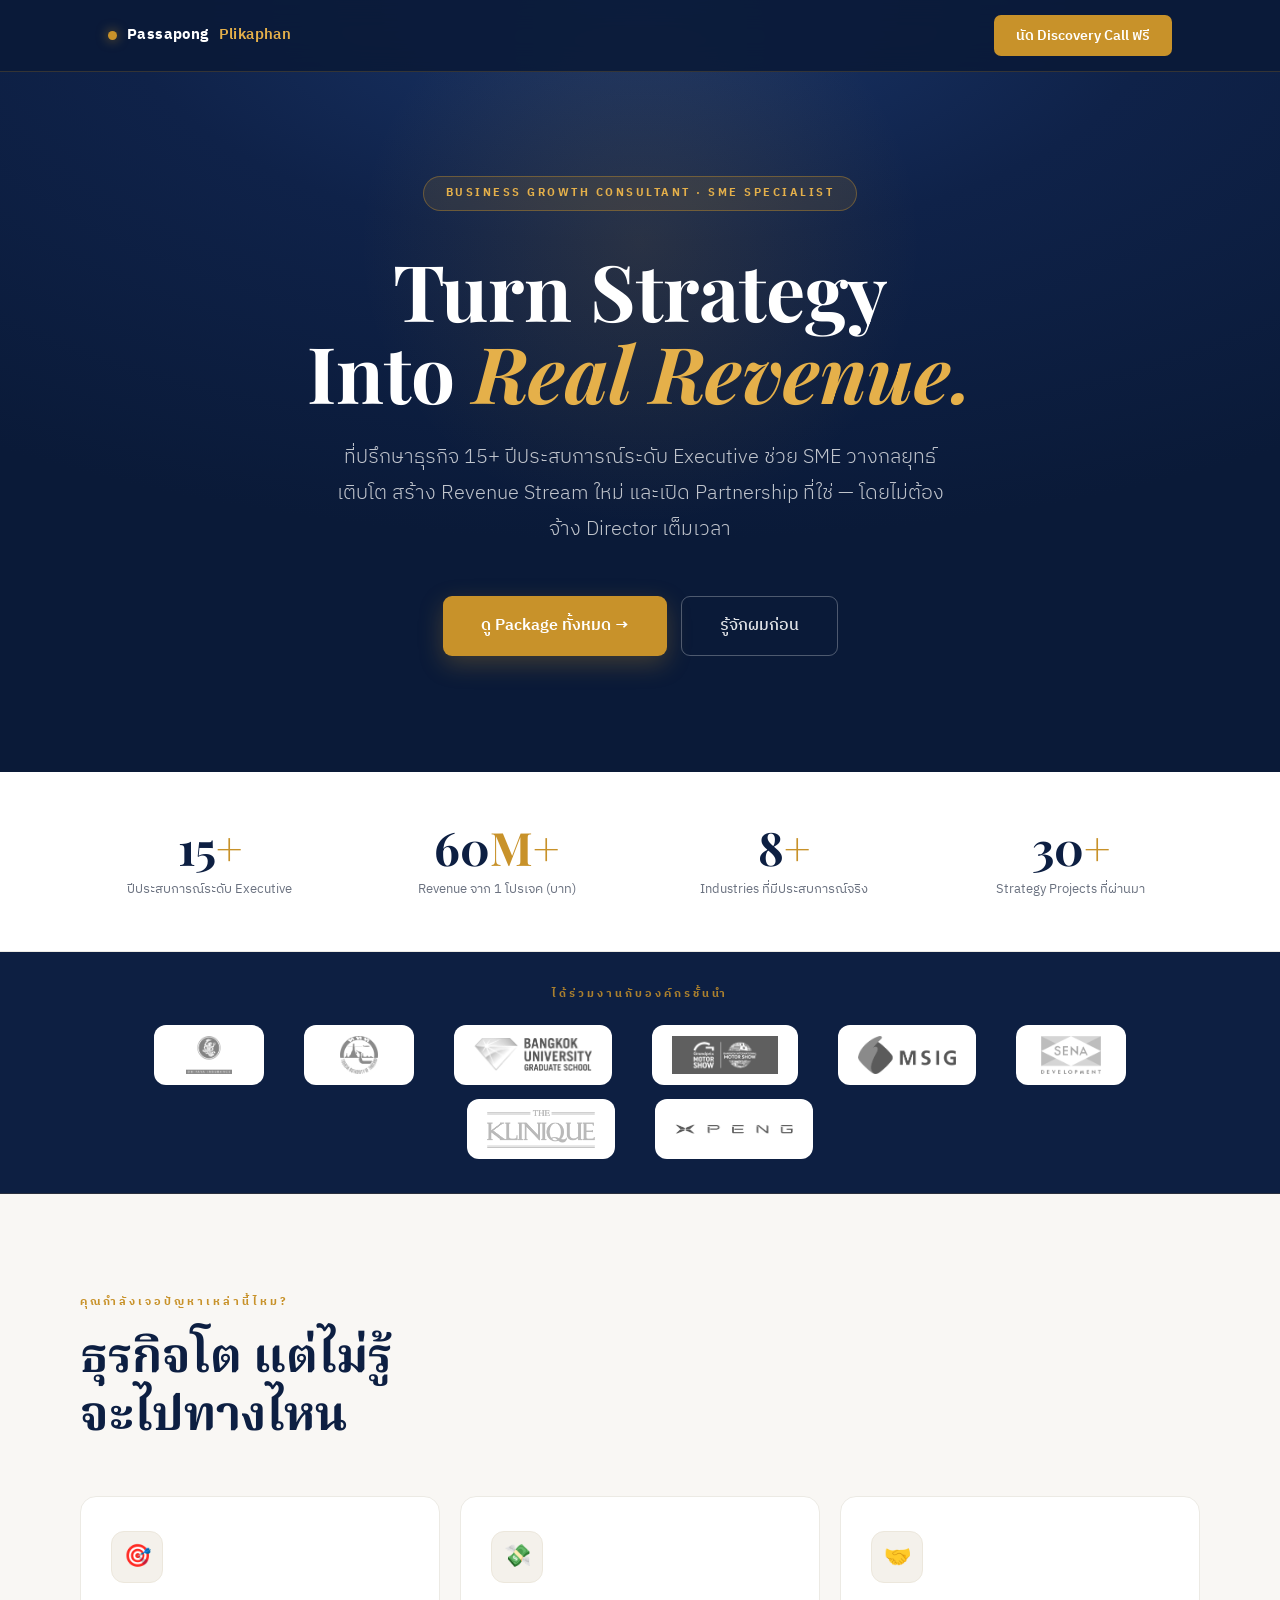
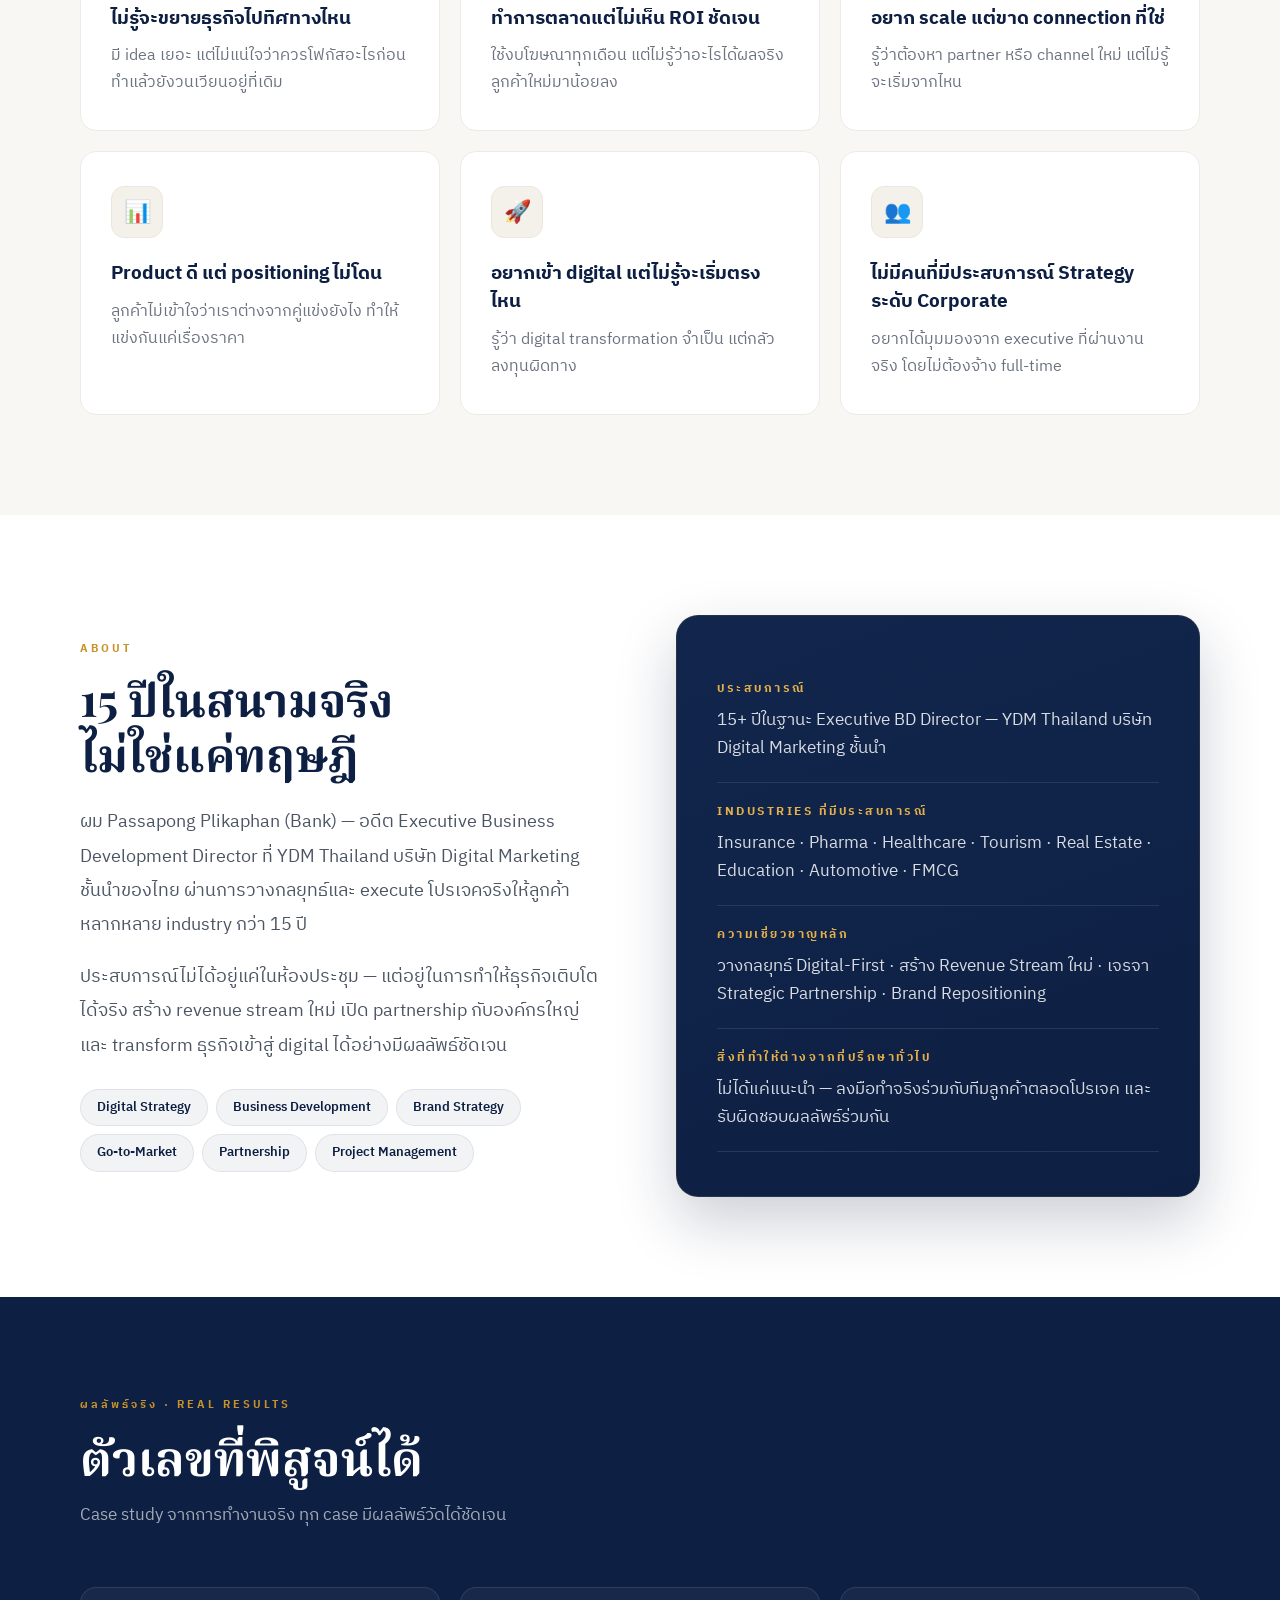
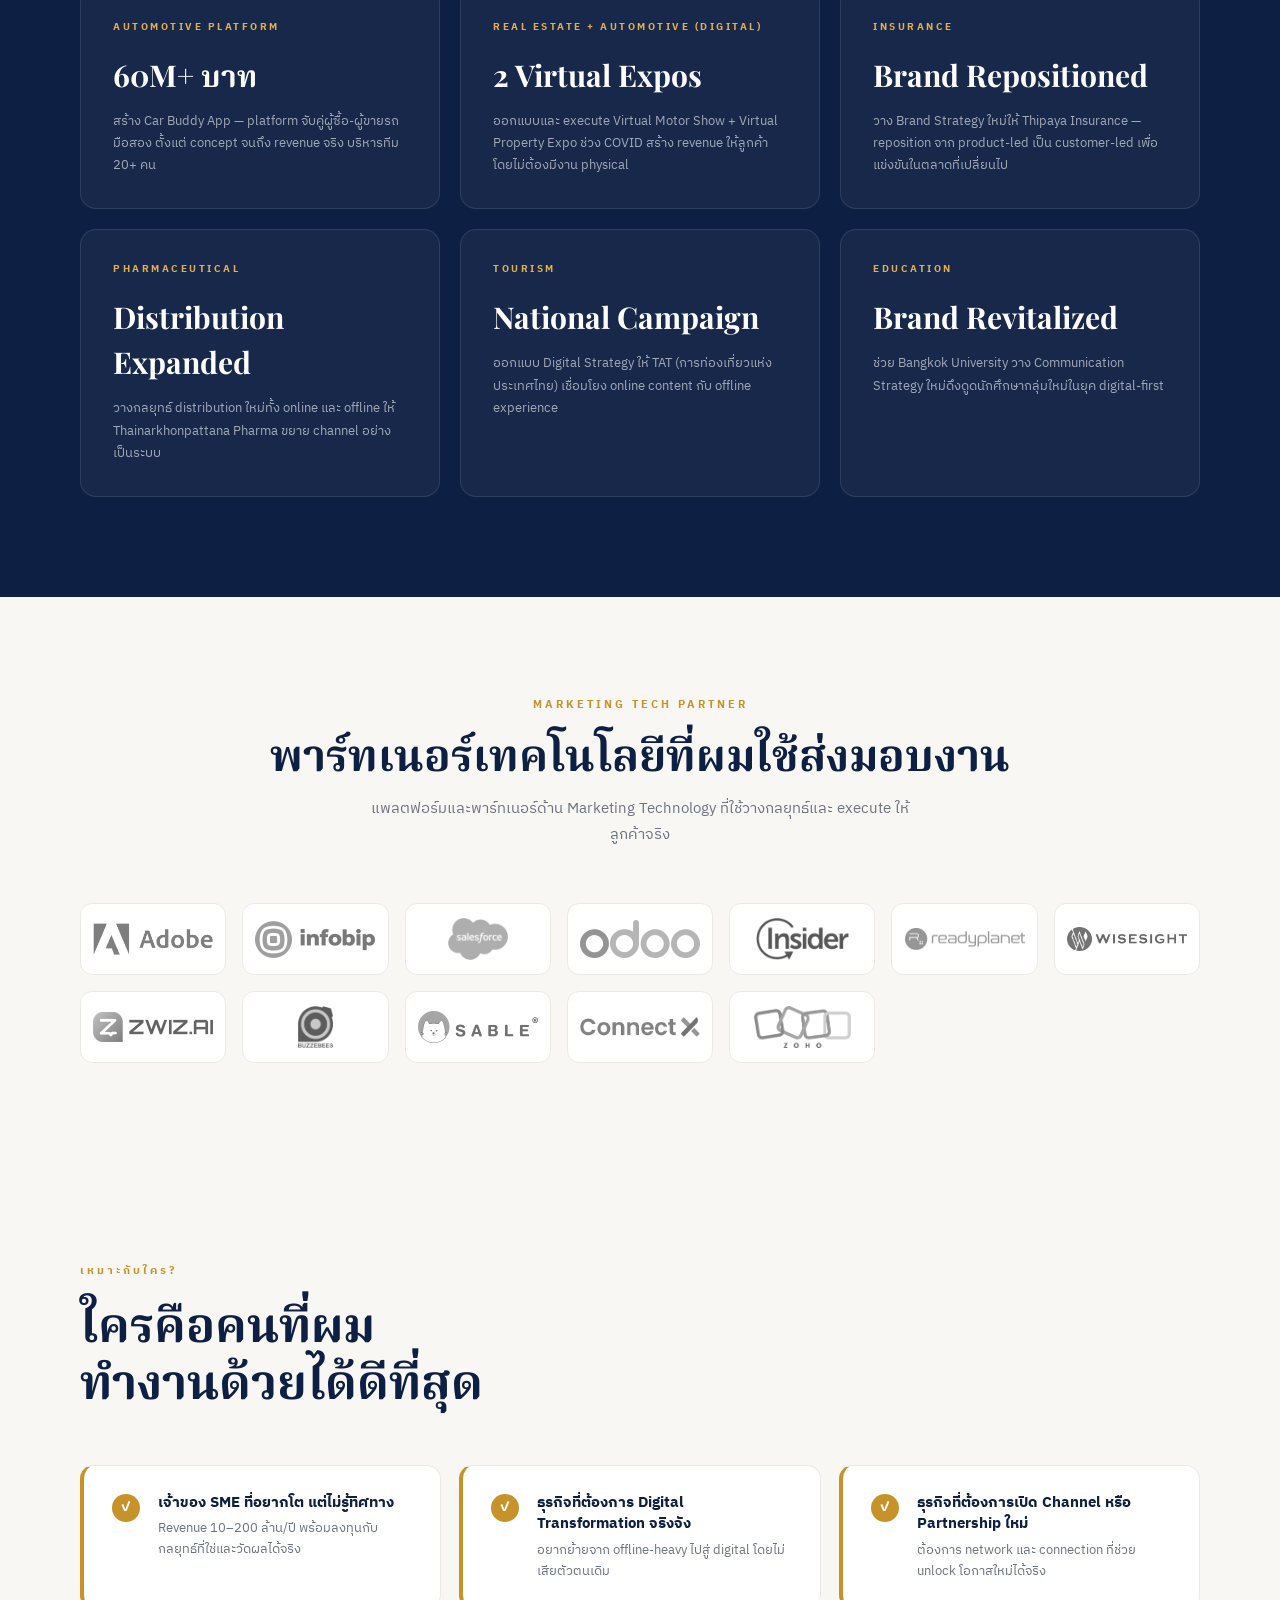
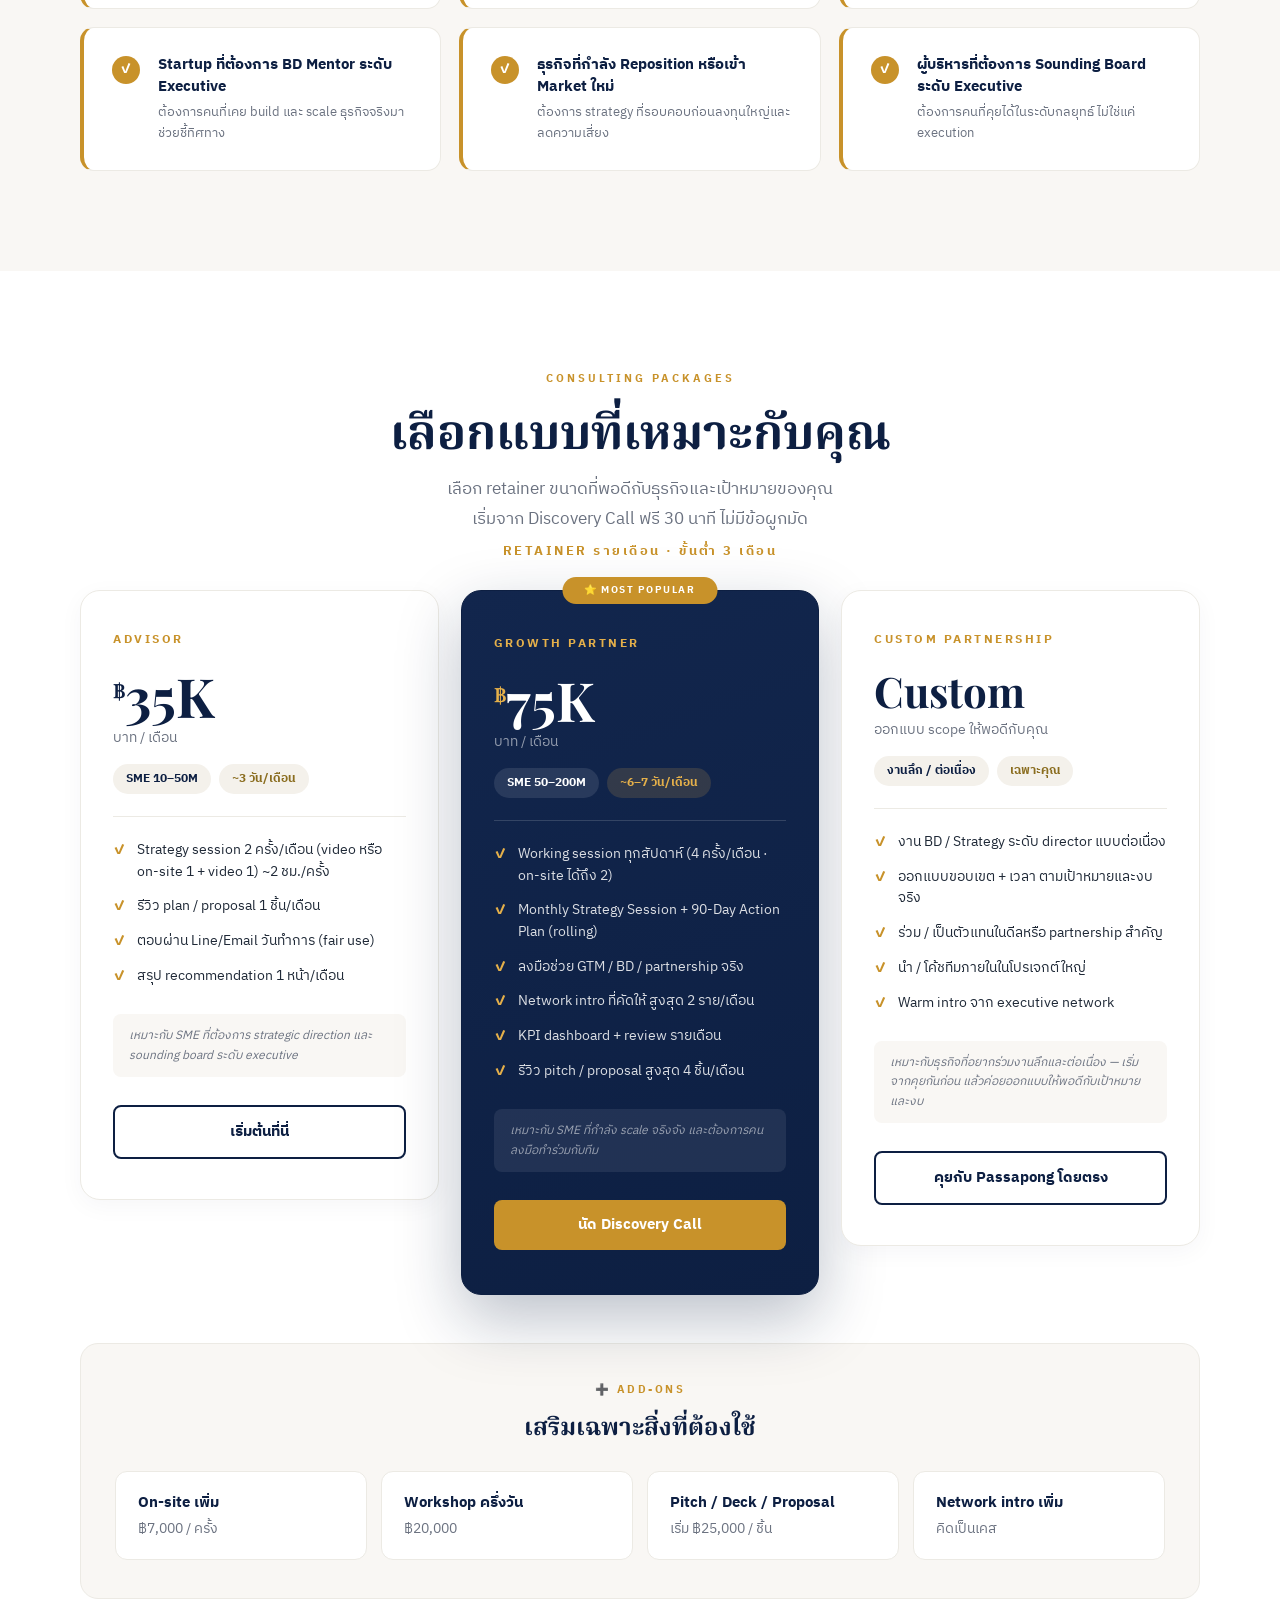
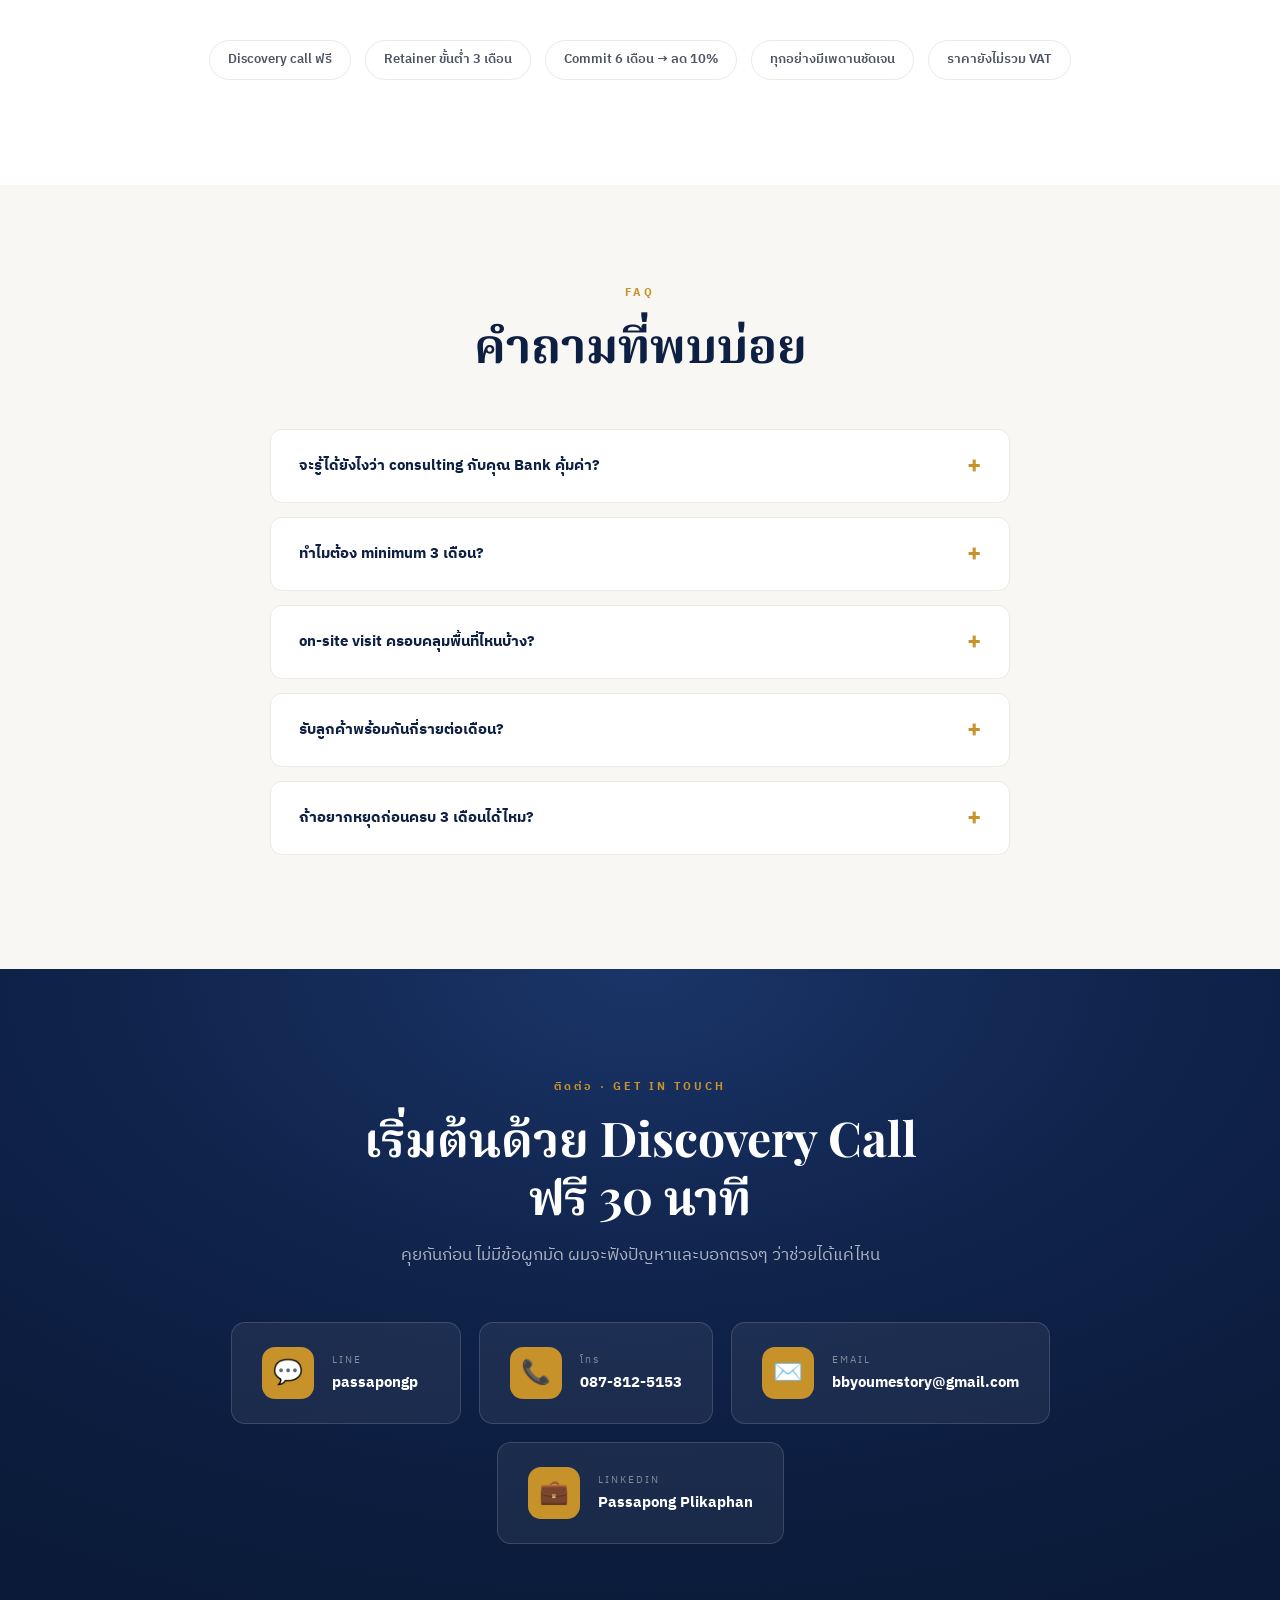
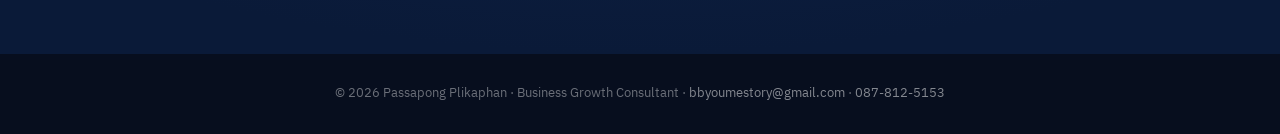
<file: index.html>
<!DOCTYPE html>
<html lang="th">
<head>
<meta charset="utf-8">
<meta name="viewport" content="width=device-width, initial-scale=1">
<title>Passapong Plikaphan (Bank) — Business Growth Consultant</title>
<meta name="description" content="Passapong Plikaphan (Bank) — Business Growth Consultant & Fractional BD Director สำหรับ SME ที่อยากโตอย่างมีทิศทาง วางกลยุทธ์และลงมือทำจริง">
<link rel="icon" href="favicon.ico" sizes="any">
<link rel="icon" type="image/png" href="favicon-32x32.png" sizes="32x32">
<link rel="icon" type="image/png" href="favicon-16x16.png" sizes="16x16">
<link rel="apple-touch-icon" href="apple-touch-icon.png">
<link rel="preconnect" href="https://fonts.googleapis.com">
<link rel="preconnect" href="https://fonts.gstatic.com" crossorigin>
<link href="https://fonts.googleapis.com/css2?family=IBM+Plex+Sans+Thai:wght@300;400;500;600;700&family=Noto+Serif+Thai:wght@500;600;700&family=Playfair+Display:ital,wght@0,500;0,600;0,700;1,500;1,600&display=swap" rel="stylesheet">
<style>
*{margin:0;padding:0;box-sizing:border-box}
html{scroll-behavior:smooth}
body{font-family:'IBM Plex Sans Thai',-apple-system,BlinkMacSystemFont,'Segoe UI',sans-serif;color:#1F2937;line-height:1.5;background:#fff;-webkit-font-smoothing:antialiased}
a{text-decoration:none;color:inherit}
img{border:0}
@keyframes floatGlow{0%,100%{transform:translateX(-50%) translateY(0)}50%{transform:translateX(-50%) translateY(22px)}}
.faq-ans{display:none}
.faq-item.open .faq-ans{display:block}
.faq-item.open .faq-plus{transform:rotate(45deg)!important}
.faq-item:hover{box-shadow:0 6px 22px rgba(13,31,66,0.07)}
.logo-img{filter:grayscale(1);opacity:.66;transition:filter .3s ease,opacity .3s ease}
.logo-box:hover .logo-img{filter:grayscale(0);opacity:1}
</style>
<!-- Google tag (gtag.js) — GA4 -->
<script async src="https://www.googletagmanager.com/gtag/js?id=G-23H2T96D5Q"></script>
<script>
  window.dataLayer = window.dataLayer || [];
  function gtag(){dataLayer.push(arguments);}
  gtag('js', new Date());
  gtag('config', 'G-23H2T96D5Q');
</script>
</head>
<body>

<!-- NAV -->
<nav style="position:fixed;top:0;width:100%;z-index:100;background:rgba(11,26,56,0.9);backdrop-filter:blur(14px);-webkit-backdrop-filter:blur(14px);padding:15px 0;border-bottom:1px solid rgba(200,146,42,0.22)">
  <div style="max-width:1120px;margin:0 auto;padding:0 28px;display:flex;justify-content:space-between;align-items:center">
    <div style="color:#fff;font-size:15px;font-weight:700;letter-spacing:.4px;display:flex;align-items:center;gap:10px">
      <span style="width:9px;height:9px;background:#C8922A;border-radius:50%;box-shadow:0 0 12px rgba(200,146,42,.7)"></span>
      Passapong <span style="color:#E5B04A;font-weight:600">Plikaphan</span>
    </div>
    <a href="#contact" style="background:#C8922A;color:#fff;padding:10px 22px;border-radius:7px;font-size:14px;font-weight:600;transition:background .2s" data-hover="background:#E5B04A">นัด Discovery Call ฟรี</a>
  </div>
</nav>

<!-- HERO -->
<section style="background:radial-gradient(ellipse 90% 70% at 50% 0%,#1a3568 0%,#0f2249 45%,#0A1A38 100%);color:#fff;padding:176px 28px 116px;text-align:center;position:relative;overflow:hidden">
  <div style="position:absolute;top:-10%;left:50%;transform:translateX(-50%);width:640px;height:640px;background:radial-gradient(circle,rgba(200,146,42,0.14) 0%,transparent 62%);pointer-events:none;animation:floatGlow 9s ease-in-out infinite"></div>
  <div style="position:relative">
    <div style="display:inline-flex;align-items:center;gap:10px;background:rgba(200,146,42,0.12);border:1px solid rgba(200,146,42,0.4);color:#E5B04A;font-size:11px;font-weight:700;letter-spacing:2.5px;text-transform:uppercase;padding:8px 22px;border-radius:100px;margin-bottom:38px">Business Growth Consultant · SME Specialist</div>
    <h1 style="font-family:'Playfair Display','Noto Serif Thai',serif;font-size:clamp(46px,6.6vw,78px);font-weight:700;line-height:1.06;margin-bottom:26px;max-width:840px;margin-left:auto;margin-right:auto">Turn Strategy<br>Into <em style="font-style:italic;color:#E5B04A">Real Revenue.</em></h1>
    <p style="font-size:clamp(16px,2vw,20px);color:rgba(255,255,255,0.74);max-width:620px;margin:0 auto 48px;font-weight:300;line-height:1.8">ที่ปรึกษาธุรกิจ 15+ ปีประสบการณ์ระดับ Executive ช่วย SME วางกลยุทธ์เติบโต สร้าง Revenue Stream ใหม่ และเปิด Partnership ที่ใช่ — โดยไม่ต้องจ้าง Director เต็มเวลา</p>
    <div style="display:flex;gap:14px;justify-content:center;flex-wrap:wrap">
      <a href="#packages" style="background:#C8922A;color:#fff;padding:17px 38px;border-radius:9px;font-size:16px;font-weight:600;transition:all .22s;display:inline-flex;align-items:center;gap:8px;box-shadow:0 8px 24px rgba(200,146,42,.28)" data-hover="background:#E5B04A;transform:translateY(-2px);box-shadow:0 12px 34px rgba(200,146,42,.42)">ดู Package ทั้งหมด →</a>
      <a href="#about" style="border:1.5px solid rgba(255,255,255,0.28);color:rgba(255,255,255,0.88);padding:17px 38px;border-radius:9px;font-size:16px;font-weight:500;transition:all .22s" data-hover="border-color:#C8922A;color:#E5B04A">รู้จักผมก่อน</a>
    </div>
  </div>
</section>

<!-- STATS -->
<div style="background:#fff;border-bottom:1px solid #ECEAE4;padding:52px 28px">
  <div style="max-width:1120px;margin:0 auto;display:grid;grid-template-columns:repeat(auto-fit,minmax(150px,1fr));gap:28px;text-align:center">
    <span data-mount="stats" style="display:contents"></span>
  </div>
</div>

<!-- TRUST STRIP -->
<div style="background:#0D1F42;padding:34px 28px;border-bottom:1px solid rgba(200,146,42,0.15)">
  <div style="max-width:1120px;margin:0 auto;text-align:center">
    <div style="font-size:11px;font-weight:700;letter-spacing:3px;text-transform:uppercase;color:rgba(200,146,42,0.85);margin-bottom:22px">ได้ร่วมงานกับองค์กรชั้นนำ</div>
    <div style="display:flex;flex-wrap:wrap;justify-content:center;align-items:center;gap:14px 40px">
      <span data-mount="clients" style="display:contents"></span>
    </div>
  </div>
</div>

<!-- PAIN POINTS -->
<section style="background:#F9F7F4;padding:100px 28px;scroll-margin-top:80px">
  <div style="max-width:1120px;margin:0 auto">
    <div style="font-size:11px;font-weight:700;letter-spacing:3px;text-transform:uppercase;color:#C8922A;margin-bottom:14px">คุณกำลังเจอปัญหาเหล่านี้ไหม?</div>
    <h2 style="font-family:'Playfair Display','Noto Serif Thai',serif;font-size:clamp(30px,4vw,48px);font-weight:700;color:#0D1F42;line-height:1.2;margin-bottom:16px">ธุรกิจโต แต่ไม่รู้<br>จะไปทางไหน</h2>
    <div style="display:grid;grid-template-columns:repeat(auto-fit,minmax(300px,1fr));gap:20px;margin-top:56px">
      <span data-mount="pains" style="display:contents"></span>
    </div>
  </div>
</section>

<!-- ABOUT -->
<section id="about" style="padding:100px 28px;scroll-margin-top:70px">
  <div style="max-width:1120px;margin:0 auto">
    <div style="display:grid;grid-template-columns:repeat(auto-fit,minmax(340px,1fr));gap:72px;align-items:center">
      <div>
        <div style="font-size:11px;font-weight:700;letter-spacing:3px;text-transform:uppercase;color:#C8922A;margin-bottom:14px">About</div>
        <h2 style="font-family:'Playfair Display','Noto Serif Thai',serif;font-size:clamp(30px,4vw,46px);font-weight:700;color:#0D1F42;line-height:1.2;margin-bottom:24px">15 ปีในสนามจริง<br>ไม่ใช่แค่ทฤษฎี</h2>
        <p style="font-size:18px;color:#4B5563;line-height:1.9;margin-bottom:18px">ผม Passapong Plikaphan (Bank) — อดีต Executive Business Development Director ที่ YDM Thailand บริษัท Digital Marketing ชั้นนำของไทย ผ่านการวางกลยุทธ์และ execute โปรเจคจริงให้ลูกค้าหลากหลาย industry กว่า 15 ปี</p>
        <p style="font-size:18px;color:#4B5563;line-height:1.9;margin-bottom:18px">ประสบการณ์ไม่ได้อยู่แค่ในห้องประชุม — แต่อยู่ในการทำให้ธุรกิจเติบโตได้จริง สร้าง revenue stream ใหม่ เปิด partnership กับองค์กรใหญ่ และ transform ธุรกิจเข้าสู่ digital ได้อย่างมีผลลัพธ์ชัดเจน</p>
        <div style="display:flex;flex-wrap:wrap;gap:8px;margin-top:26px">
          <span data-mount="tags" style="display:contents"></span>
        </div>
      </div>
      <div style="background:linear-gradient(160deg,#12264d 0%,#0D1F42 100%);border-radius:22px;padding:44px 40px;color:#fff;box-shadow:0 24px 60px rgba(13,31,66,0.22);border:1px solid rgba(200,146,42,0.14)">
        <span data-mount="highlights" style="display:contents"></span>
      </div>
    </div>
  </div>
</section>

<!-- RESULTS -->
<section style="background:#0D1F42;color:#fff;padding:100px 28px">
  <div style="max-width:1120px;margin:0 auto">
    <div style="font-size:11px;font-weight:700;letter-spacing:3px;text-transform:uppercase;color:#C8922A;margin-bottom:14px">ผลลัพธ์จริง · Real Results</div>
    <h2 style="font-family:'Playfair Display','Noto Serif Thai',serif;font-size:clamp(30px,4vw,48px);font-weight:700;color:#fff;line-height:1.2;margin-bottom:16px">ตัวเลขที่พิสูจน์ได้</h2>
    <p style="font-size:17px;color:rgba(255,255,255,0.62);max-width:560px;line-height:1.75">Case study จากการทำงานจริง ทุก case มีผลลัพธ์วัดได้ชัดเจน</p>
    <div style="display:grid;grid-template-columns:repeat(auto-fit,minmax(300px,1fr));gap:20px;margin-top:56px">
      <span data-mount="cases" style="display:contents"></span>
    </div>
  </div>
</section>

<!-- PARTNERS -->
<section style="background:#F9F7F4;padding:100px 28px">
  <div style="max-width:1120px;margin:0 auto">
    <div style="font-size:11px;font-weight:700;letter-spacing:3px;text-transform:uppercase;color:#C8922A;margin-bottom:14px;text-align:center">Marketing Tech Partner</div>
    <h2 style="font-family:'Playfair Display','Noto Serif Thai',serif;font-size:clamp(30px,4vw,44px);font-weight:700;color:#0D1F42;line-height:1.2;margin-bottom:16px;text-align:center">พาร์ทเนอร์เทคโนโลยีที่ผมใช้ส่งมอบงาน</h2>
    <p style="font-size:15px;color:#6B7280;line-height:1.7;text-align:center;max-width:560px;margin:0 auto 56px">แพลตฟอร์มและพาร์ทเนอร์ด้าน Marketing Technology ที่ใช้วางกลยุทธ์และ execute ให้ลูกค้าจริง</p>
    <div style="display:grid;grid-template-columns:repeat(auto-fit,minmax(130px,1fr));gap:16px">
      <span data-mount="partners" style="display:contents"></span>
    </div>
  </div>
</section>

<!-- FOR WHO -->
<section style="background:#F9F7F4;padding:100px 28px">
  <div style="max-width:1120px;margin:0 auto">
    <div style="font-size:11px;font-weight:700;letter-spacing:3px;text-transform:uppercase;color:#C8922A;margin-bottom:14px">เหมาะกับใคร?</div>
    <h2 style="font-family:'Playfair Display','Noto Serif Thai',serif;font-size:clamp(30px,4vw,48px);font-weight:700;color:#0D1F42;line-height:1.2;margin-bottom:16px">ใครคือคนที่ผม<br>ทำงานด้วยได้ดีที่สุด</h2>
    <div style="display:grid;grid-template-columns:repeat(auto-fit,minmax(340px,1fr));gap:18px;margin-top:56px">
      <span data-mount="forwho" style="display:contents"></span>
    </div>
  </div>
</section>

<!-- PACKAGES -->
<section id="packages" style="padding:100px 28px;scroll-margin-top:70px">
  <div style="max-width:1120px;margin:0 auto">
    <div style="text-align:center">
      <div style="font-size:11px;font-weight:700;letter-spacing:3px;text-transform:uppercase;color:#C8922A;margin-bottom:14px">Consulting Packages</div>
      <h2 style="font-family:'Playfair Display','Noto Serif Thai',serif;font-size:clamp(30px,4vw,48px);font-weight:700;color:#0D1F42;line-height:1.2;margin-bottom:16px">เลือกแบบที่เหมาะกับคุณ</h2>
      <p style="font-size:17px;color:#6B7280;max-width:600px;line-height:1.75;margin:0 auto;text-align:center">เลือก retainer ขนาดที่พอดีกับธุรกิจและเป้าหมายของคุณ<br>เริ่มจาก Discovery Call ฟรี 30 นาที ไม่มีข้อผูกมัด</p>
    </div>

    <!-- MONTHLY TIERS -->
    <p style="text-align:center;font-size:13px;font-weight:700;letter-spacing:2.5px;text-transform:uppercase;color:#C8922A;margin:8px 0 4px">Retainer รายเดือน · ขั้นต่ำ 3 เดือน</p>
    <div style="display:grid;grid-template-columns:repeat(auto-fit,minmax(300px,1fr));gap:22px;margin-top:28px;align-items:start">

      <!-- Advisor -->
      <div style="border-radius:20px;padding:40px 32px;border:1px solid #ECEAE4;background:#fff;position:relative;box-shadow:0 6px 24px rgba(13,31,66,0.04)">
        <div style="font-size:12px;font-weight:700;letter-spacing:2.5px;text-transform:uppercase;color:#C8922A;margin-bottom:20px">Advisor</div>
        <div style="font-family:'Playfair Display','Noto Serif Thai',serif;font-size:54px;font-weight:700;color:#0D1F42;line-height:1;margin-bottom:4px"><sup style="font-size:22px;vertical-align:super">฿</sup>35K</div>
        <div style="font-size:14px;color:#6B7280;margin-bottom:16px">บาท / เดือน</div>
        <div style="display:flex;flex-wrap:wrap;gap:8px;margin-bottom:8px">
          <span style="display:inline-block;background:#F4F1EB;color:#0D1F42;font-size:12px;font-weight:700;padding:6px 13px;border-radius:100px">SME 10–50M</span>
          <span style="display:inline-block;background:#F4F1EB;color:#8a6d1f;font-size:12px;font-weight:700;padding:6px 13px;border-radius:100px">~3 วัน/เดือน</span>
        </div>
        <div style="height:1px;background:#ECEAE4;margin:22px 0"></div>
        <ul style="list-style:none;margin-bottom:28px">
          <li style="display:flex;align-items:flex-start;gap:11px;font-size:14px;color:#1F2937;margin-bottom:13px;line-height:1.55"><span style="color:#C8922A;font-weight:700;flex-shrink:0">✓</span>Strategy session 2 ครั้ง/เดือน (video หรือ on-site 1 + video 1) ~2 ชม./ครั้ง</li>
          <li style="display:flex;align-items:flex-start;gap:11px;font-size:14px;color:#1F2937;margin-bottom:13px;line-height:1.55"><span style="color:#C8922A;font-weight:700;flex-shrink:0">✓</span>รีวิว plan / proposal 1 ชิ้น/เดือน</li>
          <li style="display:flex;align-items:flex-start;gap:11px;font-size:14px;color:#1F2937;margin-bottom:13px;line-height:1.55"><span style="color:#C8922A;font-weight:700;flex-shrink:0">✓</span>ตอบผ่าน Line/Email วันทำการ (fair use)</li>
          <li style="display:flex;align-items:flex-start;gap:11px;font-size:14px;color:#1F2937;margin-bottom:13px;line-height:1.55"><span style="color:#C8922A;font-weight:700;flex-shrink:0">✓</span>สรุป recommendation 1 หน้า/เดือน</li>
        </ul>
        <div style="font-size:12px;color:#6B7280;font-style:italic;padding:12px 16px;background:#F9F7F4;border-radius:8px;margin-bottom:28px;line-height:1.6">เหมาะกับ SME ที่ต้องการ strategic direction และ sounding board ระดับ executive</div>
        <a href="#contact" style="display:block;text-align:center;padding:14px;border-radius:8px;font-size:15px;font-weight:700;transition:all .22s;border:2px solid #0D1F42;color:#0D1F42" data-hover="background:#0D1F42;color:#fff">เริ่มต้นที่นี่</a>
      </div>

      <!-- Growth Partner (Featured) -->
      <div style="border-radius:20px;padding:44px 32px;background:linear-gradient(160deg,#12264d 0%,#0D1F42 100%);border:1px solid #0D1F42;color:#fff;position:relative;box-shadow:0 24px 64px rgba(13,31,66,0.28)">
        <div style="position:absolute;top:-14px;left:50%;transform:translateX(-50%);background:#C8922A;color:#fff;font-size:10px;font-weight:700;letter-spacing:1.5px;text-transform:uppercase;padding:6px 22px;border-radius:100px;white-space:nowrap">⭐ Most Popular</div>
        <div style="font-size:12px;font-weight:700;letter-spacing:2.5px;text-transform:uppercase;color:#E5B04A;margin-bottom:20px">Growth Partner</div>
        <div style="font-family:'Playfair Display','Noto Serif Thai',serif;font-size:54px;font-weight:700;color:#fff;line-height:1;margin-bottom:4px"><sup style="font-size:22px;vertical-align:super;color:#E5B04A">฿</sup>75K</div>
        <div style="font-size:14px;color:rgba(255,255,255,0.55);margin-bottom:16px">บาท / เดือน</div>
        <div style="display:flex;flex-wrap:wrap;gap:8px;margin-bottom:8px">
          <span style="display:inline-block;background:rgba(255,255,255,0.1);color:#fff;font-size:12px;font-weight:700;padding:6px 13px;border-radius:100px">SME 50–200M</span>
          <span style="display:inline-block;background:rgba(229,176,74,0.16);color:#E5B04A;font-size:12px;font-weight:700;padding:6px 13px;border-radius:100px">~6–7 วัน/เดือน</span>
        </div>
        <div style="height:1px;background:rgba(255,255,255,0.15);margin:22px 0"></div>
        <ul style="list-style:none;margin-bottom:28px">
          <li style="display:flex;align-items:flex-start;gap:11px;font-size:14px;color:rgba(255,255,255,0.85);margin-bottom:13px;line-height:1.55"><span style="color:#E5B04A;font-weight:700;flex-shrink:0">✓</span>Working session ทุกสัปดาห์ (4 ครั้ง/เดือน · on-site ได้ถึง 2)</li>
          <li style="display:flex;align-items:flex-start;gap:11px;font-size:14px;color:rgba(255,255,255,0.85);margin-bottom:13px;line-height:1.55"><span style="color:#E5B04A;font-weight:700;flex-shrink:0">✓</span>Monthly Strategy Session + 90-Day Action Plan (rolling)</li>
          <li style="display:flex;align-items:flex-start;gap:11px;font-size:14px;color:rgba(255,255,255,0.85);margin-bottom:13px;line-height:1.55"><span style="color:#E5B04A;font-weight:700;flex-shrink:0">✓</span>ลงมือช่วย GTM / BD / partnership จริง</li>
          <li style="display:flex;align-items:flex-start;gap:11px;font-size:14px;color:rgba(255,255,255,0.85);margin-bottom:13px;line-height:1.55"><span style="color:#E5B04A;font-weight:700;flex-shrink:0">✓</span>Network intro ที่คัดให้ สูงสุด 2 ราย/เดือน</li>
          <li style="display:flex;align-items:flex-start;gap:11px;font-size:14px;color:rgba(255,255,255,0.85);margin-bottom:13px;line-height:1.55"><span style="color:#E5B04A;font-weight:700;flex-shrink:0">✓</span>KPI dashboard + review รายเดือน</li>
          <li style="display:flex;align-items:flex-start;gap:11px;font-size:14px;color:rgba(255,255,255,0.85);margin-bottom:13px;line-height:1.55"><span style="color:#E5B04A;font-weight:700;flex-shrink:0">✓</span>รีวิว pitch / proposal สูงสุด 4 ชิ้น/เดือน</li>
        </ul>
        <div style="font-size:12px;color:rgba(255,255,255,0.55);font-style:italic;padding:12px 16px;background:rgba(255,255,255,0.08);border-radius:8px;margin-bottom:28px;line-height:1.6">เหมาะกับ SME ที่กำลัง scale จริงจัง และต้องการคนลงมือทำร่วมกับทีม</div>
        <a href="#contact" style="display:block;text-align:center;padding:14px;border-radius:8px;font-size:15px;font-weight:700;transition:all .22s;background:#C8922A;color:#fff" data-hover="background:#E5B04A;transform:translateY(-2px)">นัด Discovery Call</a>
      </div>

      <!-- Custom / Deep Partnership -->
      <div style="border-radius:20px;padding:40px 32px;border:1px solid #ECEAE4;background:#fff;position:relative;box-shadow:0 6px 24px rgba(13,31,66,0.04)">
        <div style="font-size:12px;font-weight:700;letter-spacing:2.5px;text-transform:uppercase;color:#C8922A;margin-bottom:20px">Custom Partnership</div>
        <div style="font-family:'Playfair Display','Noto Serif Thai',serif;font-size:42px;font-weight:700;color:#0D1F42;line-height:1.05;margin-bottom:6px">Custom</div>
        <div style="font-size:14px;color:#6B7280;margin-bottom:16px">ออกแบบ scope ให้พอดีกับคุณ</div>
        <div style="display:flex;flex-wrap:wrap;gap:8px;margin-bottom:8px">
          <span style="display:inline-block;background:#F4F1EB;color:#0D1F42;font-size:12px;font-weight:700;padding:6px 13px;border-radius:100px">งานลึก / ต่อเนื่อง</span>
          <span style="display:inline-block;background:#F4F1EB;color:#8a6d1f;font-size:12px;font-weight:700;padding:6px 13px;border-radius:100px">เฉพาะคุณ</span>
        </div>
        <div style="height:1px;background:#ECEAE4;margin:22px 0"></div>
        <ul style="list-style:none;margin-bottom:28px">
          <li style="display:flex;align-items:flex-start;gap:11px;font-size:14px;color:#1F2937;margin-bottom:13px;line-height:1.55"><span style="color:#C8922A;font-weight:700;flex-shrink:0">✓</span>งาน BD / Strategy ระดับ director แบบต่อเนื่อง</li>
          <li style="display:flex;align-items:flex-start;gap:11px;font-size:14px;color:#1F2937;margin-bottom:13px;line-height:1.55"><span style="color:#C8922A;font-weight:700;flex-shrink:0">✓</span>ออกแบบขอบเขต + เวลา ตามเป้าหมายและงบจริง</li>
          <li style="display:flex;align-items:flex-start;gap:11px;font-size:14px;color:#1F2937;margin-bottom:13px;line-height:1.55"><span style="color:#C8922A;font-weight:700;flex-shrink:0">✓</span>ร่วม / เป็นตัวแทนในดีลหรือ partnership สำคัญ</li>
          <li style="display:flex;align-items:flex-start;gap:11px;font-size:14px;color:#1F2937;margin-bottom:13px;line-height:1.55"><span style="color:#C8922A;font-weight:700;flex-shrink:0">✓</span>นำ / โค้ชทีมภายในในโปรเจกต์ใหญ่</li>
          <li style="display:flex;align-items:flex-start;gap:11px;font-size:14px;color:#1F2937;margin-bottom:13px;line-height:1.55"><span style="color:#C8922A;font-weight:700;flex-shrink:0">✓</span>Warm intro จาก executive network</li>
        </ul>
        <div style="font-size:12px;color:#6B7280;font-style:italic;padding:12px 16px;background:#F9F7F4;border-radius:8px;margin-bottom:28px;line-height:1.6">เหมาะกับธุรกิจที่อยากร่วมงานลึกและต่อเนื่อง — เริ่มจากคุยกันก่อน แล้วค่อยออกแบบให้พอดีกับเป้าหมายและงบ</div>
        <a href="#contact" style="display:block;text-align:center;padding:14px;border-radius:8px;font-size:15px;font-weight:700;transition:all .22s;border:2px solid #0D1F42;color:#0D1F42" data-hover="background:#0D1F42;color:#fff">คุยกับ Passapong โดยตรง</a>
      </div>

    </div>

    <!-- ADD-ONS -->
    <div style="margin-top:48px;background:#F9F7F4;border:1px solid #ECEAE4;border-radius:18px;padding:38px 34px">
      <div style="text-align:center;font-size:11px;font-weight:700;letter-spacing:2.5px;text-transform:uppercase;color:#C8922A;margin-bottom:8px">➕ Add-ons</div>
      <h3 style="text-align:center;font-family:'Playfair Display','Noto Serif Thai',serif;font-size:24px;font-weight:700;color:#0D1F42;margin-bottom:28px">เสริมเฉพาะสิ่งที่ต้องใช้</h3>
      <div style="display:grid;grid-template-columns:repeat(auto-fit,minmax(220px,1fr));gap:14px">
        <div style="background:#fff;border:1px solid #ECEAE4;border-radius:12px;padding:20px 22px"><div style="font-size:15px;font-weight:700;color:#0D1F42;margin-bottom:4px">On-site เพิ่ม</div><div style="font-size:14px;color:#6B7280">฿7,000 / ครั้ง</div></div>
        <div style="background:#fff;border:1px solid #ECEAE4;border-radius:12px;padding:20px 22px"><div style="font-size:15px;font-weight:700;color:#0D1F42;margin-bottom:4px">Workshop ครึ่งวัน</div><div style="font-size:14px;color:#6B7280">฿20,000</div></div>
        <div style="background:#fff;border:1px solid #ECEAE4;border-radius:12px;padding:20px 22px"><div style="font-size:15px;font-weight:700;color:#0D1F42;margin-bottom:4px">Pitch / Deck / Proposal</div><div style="font-size:14px;color:#6B7280">เริ่ม ฿25,000 / ชิ้น</div></div>
        <div style="background:#fff;border:1px solid #ECEAE4;border-radius:12px;padding:20px 22px"><div style="font-size:15px;font-weight:700;color:#0D1F42;margin-bottom:4px">Network intro เพิ่ม</div><div style="font-size:14px;color:#6B7280">คิดเป็นเคส</div></div>
      </div>
    </div>

    <!-- STRUCTURE RULES -->
    <div style="margin-top:36px;text-align:center">
      <span style="display:inline-block;background:#fff;border:1px solid #ECEAE4;color:#4B5563;font-size:13px;font-weight:600;padding:9px 18px;border-radius:100px;margin:5px">Discovery call ฟรี</span>
      <span style="display:inline-block;background:#fff;border:1px solid #ECEAE4;color:#4B5563;font-size:13px;font-weight:600;padding:9px 18px;border-radius:100px;margin:5px">Retainer ขั้นต่ำ 3 เดือน</span>
      <span style="display:inline-block;background:#fff;border:1px solid #ECEAE4;color:#4B5563;font-size:13px;font-weight:600;padding:9px 18px;border-radius:100px;margin:5px">Commit 6 เดือน → ลด 10%</span>
      <span style="display:inline-block;background:#fff;border:1px solid #ECEAE4;color:#4B5563;font-size:13px;font-weight:600;padding:9px 18px;border-radius:100px;margin:5px">ทุกอย่างมีเพดานชัดเจน</span>
      <span style="display:inline-block;background:#fff;border:1px solid #ECEAE4;color:#4B5563;font-size:13px;font-weight:600;padding:9px 18px;border-radius:100px;margin:5px">ราคายังไม่รวม VAT</span>
    </div>
  </div>
</section>

<!-- FAQ -->
<section style="background:#F9F7F4;padding:100px 28px">
  <div style="max-width:1120px;margin:0 auto">
    <div style="text-align:center">
      <div style="font-size:11px;font-weight:700;letter-spacing:3px;text-transform:uppercase;color:#C8922A;margin-bottom:14px">FAQ</div>
      <h2 style="font-family:'Playfair Display','Noto Serif Thai',serif;font-size:clamp(30px,4vw,48px);font-weight:700;color:#0D1F42;line-height:1.2;margin-bottom:16px">คำถามที่พบบ่อย</h2>
    </div>
    <div style="max-width:740px;margin:56px auto 0">
      <span data-mount="faqs" style="display:contents"></span>
    </div>
  </div>
</section>

<!-- CTA / CONTACT -->
<section id="contact" style="background:radial-gradient(ellipse 90% 100% at 50% 0%,#1a3568 0%,#0f2249 50%,#0A1A38 100%);color:#fff;text-align:center;padding:110px 28px;scroll-margin-top:70px">
  <div style="max-width:1120px;margin:0 auto">
    <div style="font-size:11px;font-weight:700;letter-spacing:3px;text-transform:uppercase;color:#C8922A;margin-bottom:14px">ติดต่อ · Get in Touch</div>
    <h2 style="font-family:'Playfair Display','Noto Serif Thai',serif;font-size:clamp(30px,4vw,48px);font-weight:700;color:#fff;line-height:1.2;max-width:640px;margin:0 auto 16px">เริ่มต้นด้วย Discovery Call<br>ฟรี 30 นาที</h2>
    <p style="font-size:17px;color:rgba(255,255,255,0.66);max-width:560px;line-height:1.75;margin:0 auto 52px">คุยกันก่อน ไม่มีข้อผูกมัด ผมจะฟังปัญหาและบอกตรงๆ ว่าช่วยได้แค่ไหน</p>
    <div style="display:flex;justify-content:center;gap:18px;flex-wrap:wrap">
      <a href="https://line.me/ti/p/~passapongp" style="background:rgba(255,255,255,0.06);border:1px solid rgba(255,255,255,0.14);border-radius:14px;padding:24px 30px;display:flex;align-items:center;gap:18px;transition:all .22s;min-width:230px" data-hover="background:rgba(255,255,255,0.12);transform:translateY(-3px)">
        <div style="width:52px;height:52px;background:#C8922A;border-radius:13px;display:flex;align-items:center;justify-content:center;font-size:24px;flex-shrink:0">💬</div>
        <div style="text-align:left"><div style="font-size:10px;letter-spacing:2px;text-transform:uppercase;color:rgba(255,255,255,0.45);margin-bottom:4px">Line</div><div style="font-size:15px;font-weight:700;color:#fff">passapongp</div></div>
      </a>
      <a href="tel:+66878125153" style="background:rgba(255,255,255,0.06);border:1px solid rgba(255,255,255,0.14);border-radius:14px;padding:24px 30px;display:flex;align-items:center;gap:18px;transition:all .22s;min-width:230px" data-hover="background:rgba(255,255,255,0.12);transform:translateY(-3px)">
        <div style="width:52px;height:52px;background:#C8922A;border-radius:13px;display:flex;align-items:center;justify-content:center;font-size:24px;flex-shrink:0">📞</div>
        <div style="text-align:left"><div style="font-size:10px;letter-spacing:2px;text-transform:uppercase;color:rgba(255,255,255,0.45);margin-bottom:4px">โทร</div><div style="font-size:15px;font-weight:700;color:#fff">087-812-5153</div></div>
      </a>
      <a href="mailto:bbyoumestory@gmail.com" style="background:rgba(255,255,255,0.06);border:1px solid rgba(255,255,255,0.14);border-radius:14px;padding:24px 30px;display:flex;align-items:center;gap:18px;transition:all .22s;min-width:230px" data-hover="background:rgba(255,255,255,0.12);transform:translateY(-3px)">
        <div style="width:52px;height:52px;background:#C8922A;border-radius:13px;display:flex;align-items:center;justify-content:center;font-size:24px;flex-shrink:0">✉️</div>
        <div style="text-align:left"><div style="font-size:10px;letter-spacing:2px;text-transform:uppercase;color:rgba(255,255,255,0.45);margin-bottom:4px">Email</div><div style="font-size:15px;font-weight:700;color:#fff">bbyoumestory@gmail.com</div></div>
      </a>
      <a href="https://www.linkedin.com/in/passapong-plikaphan/" style="background:rgba(255,255,255,0.06);border:1px solid rgba(255,255,255,0.14);border-radius:14px;padding:24px 30px;display:flex;align-items:center;gap:18px;transition:all .22s;min-width:230px" data-hover="background:rgba(255,255,255,0.12);transform:translateY(-3px)">
        <div style="width:52px;height:52px;background:#C8922A;border-radius:13px;display:flex;align-items:center;justify-content:center;font-size:24px;flex-shrink:0">💼</div>
        <div style="text-align:left"><div style="font-size:10px;letter-spacing:2px;text-transform:uppercase;color:rgba(255,255,255,0.45);margin-bottom:4px">LinkedIn</div><div style="font-size:15px;font-weight:700;color:#fff">Passapong Plikaphan</div></div>
      </a>
    </div>
  </div>
</section>

<!-- FOOTER -->
<footer style="background:#070E1E;color:rgba(255,255,255,0.4);text-align:center;padding:30px;font-size:13px">
  <p>© 2026 Passapong Plikaphan · Business Growth Consultant · <a href="mailto:bbyoumestory@gmail.com" style="color:rgba(255,255,255,0.5)">bbyoumestory@gmail.com</a> · <a href="tel:+66878125153" style="color:rgba(255,255,255,0.5)">087-812-5153</a></p>
</footer>

<script>
const STATS = [
    { num: '15', sup: '+', label: 'ปีประสบการณ์ระดับ Executive' },
    { num: '60', sup: 'M+', label: 'Revenue จาก 1 โปรเจค (บาท)' },
    { num: '8', sup: '+', label: 'Industries ที่มีประสบการณ์จริง' },
    { num: '30', sup: '+', label: 'Strategy Projects ที่ผ่านมา' },
  ];

const CLIENTS = [
    { name: "Thipaya Insurance", src: "logos/thipaya.png" },
    { name: "TAT", src: "logos/tat.png" },
    { name: "Bangkok University", src: "logos/bangkok-university.png" },
    { name: "Motor Show International", src: "logos/motorshow.png" },
    { name: "MSIG", src: "logos/msig.png" },
    { name: "Sena Development", src: "logos/sena.png" },
    { name: "The Klinique", src: "logos/the-klinique.png" },
    { name: "Xpeng Thailand", src: "logos/xpeng.png" }
  ];

const PARTNERS = [
    { name: "Adobe", src: "logos/adobe.png" },
    { name: "Infobip", src: "logos/infobip.png" },
    { name: "Salesforce", src: "logos/salesforce.png" },
    { name: "Odoo", src: "logos/odoo.png" },
    { name: "Insider", src: "logos/insider.png" },
    { name: "Ready Planet", src: "logos/readyplanet.png" },
    { name: "Wisesight", src: "logos/wisesight.png" },
    { name: "Zwiz.AI", src: "logos/zwiz.png" },
    { name: "Buzzebees", src: "logos/buzzebees.png" },
    { name: "Sable", src: "logos/sable.png" },
    { name: "Connect X", src: "logos/connectx.png" },
    { name: "Zoho", src: "logos/zoho.png" }
  ];

const PAINS = [
    { icon: '🎯', title: 'ไม่รู้จะขยายธุรกิจไปทิศทางไหน', desc: 'มี idea เยอะ แต่ไม่แน่ใจว่าควรโฟกัสอะไรก่อน ทำแล้วยังวนเวียนอยู่ที่เดิม' },
    { icon: '💸', title: 'ทำการตลาดแต่ไม่เห็น ROI ชัดเจน', desc: 'ใช้งบโฆษณาทุกเดือน แต่ไม่รู้ว่าอะไรได้ผลจริง ลูกค้าใหม่มาน้อยลง' },
    { icon: '🤝', title: 'อยาก scale แต่ขาด connection ที่ใช่', desc: 'รู้ว่าต้องหา partner หรือ channel ใหม่ แต่ไม่รู้จะเริ่มจากไหน' },
    { icon: '📊', title: 'Product ดี แต่ positioning ไม่โดน', desc: 'ลูกค้าไม่เข้าใจว่าเราต่างจากคู่แข่งยังไง ทำให้แข่งกันแค่เรื่องราคา' },
    { icon: '🚀', title: 'อยากเข้า digital แต่ไม่รู้จะเริ่มตรงไหน', desc: 'รู้ว่า digital transformation จำเป็น แต่กลัวลงทุนผิดทาง' },
    { icon: '👥', title: 'ไม่มีคนที่มีประสบการณ์ Strategy ระดับ Corporate', desc: 'อยากได้มุมมองจาก executive ที่ผ่านงานจริง โดยไม่ต้องจ้าง full-time' },
  ];

const TAGS = ['Digital Strategy', 'Business Development', 'Brand Strategy', 'Go-to-Market', 'Partnership', 'Project Management'];

const HIGHLIGHTS = [
    { label: 'ประสบการณ์', text: '15+ ปีในฐานะ Executive BD Director — YDM Thailand บริษัท Digital Marketing ชั้นนำ' },
    { label: 'Industries ที่มีประสบการณ์', text: 'Insurance · Pharma · Healthcare · Tourism · Real Estate · Education · Automotive · FMCG' },
    { label: 'ความเชี่ยวชาญหลัก', text: 'วางกลยุทธ์ Digital-First · สร้าง Revenue Stream ใหม่ · เจรจา Strategic Partnership · Brand Repositioning' },
    { label: 'สิ่งที่ทำให้ต่างจากที่ปรึกษาทั่วไป', text: 'ไม่ได้แค่แนะนำ — ลงมือทำจริงร่วมกับทีมลูกค้าตลอดโปรเจค และรับผิดชอบผลลัพธ์ร่วมกัน' },
  ];

const CASES = [
    { industry: 'Automotive Platform', result: '60M+ บาท', desc: 'สร้าง Car Buddy App — platform จับคู่ผู้ซื้อ-ผู้ขายรถมือสอง ตั้งแต่ concept จนถึง revenue จริง บริหารทีม 20+ คน' },
    { industry: 'Real Estate + Automotive (Digital)', result: '2 Virtual Expos', desc: 'ออกแบบและ execute Virtual Motor Show + Virtual Property Expo ช่วง COVID สร้าง revenue ให้ลูกค้าโดยไม่ต้องมีงาน physical' },
    { industry: 'Insurance', result: 'Brand Repositioned', desc: 'วาง Brand Strategy ใหม่ให้ Thipaya Insurance — reposition จาก product-led เป็น customer-led เพื่อแข่งขันในตลาดที่เปลี่ยนไป' },
    { industry: 'Pharmaceutical', result: 'Distribution Expanded', desc: 'วางกลยุทธ์ distribution ใหม่ทั้ง online และ offline ให้ Thainarkhonpattana Pharma ขยาย channel อย่างเป็นระบบ' },
    { industry: 'Tourism', result: 'National Campaign', desc: 'ออกแบบ Digital Strategy ให้ TAT (การท่องเที่ยวแห่งประเทศไทย) เชื่อมโยง online content กับ offline experience' },
    { industry: 'Education', result: 'Brand Revitalized', desc: 'ช่วย Bangkok University วาง Communication Strategy ใหม่ดึงดูดนักศึกษากลุ่มใหม่ในยุค digital-first' },
  ];

const FORWHO = [
    { title: 'เจ้าของ SME ที่อยากโต แต่ไม่รู้ทิศทาง', desc: 'Revenue 10–200 ล้าน/ปี พร้อมลงทุนกับกลยุทธ์ที่ใช่และวัดผลได้จริง' },
    { title: 'ธุรกิจที่ต้องการ Digital Transformation จริงจัง', desc: 'อยากย้ายจาก offline-heavy ไปสู่ digital โดยไม่เสียตัวตนเดิม' },
    { title: 'ธุรกิจที่ต้องการเปิด Channel หรือ Partnership ใหม่', desc: 'ต้องการ network และ connection ที่ช่วย unlock โอกาสใหม่ได้จริง' },
    { title: 'Startup ที่ต้องการ BD Mentor ระดับ Executive', desc: 'ต้องการคนที่เคย build และ scale ธุรกิจจริงมาช่วยชี้ทิศทาง' },
    { title: 'ธุรกิจที่กำลัง Reposition หรือเข้า Market ใหม่', desc: 'ต้องการ strategy ที่รอบคอบก่อนลงทุนใหญ่และลดความเสี่ยง' },
    { title: 'ผู้บริหารที่ต้องการ Sounding Board ระดับ Executive', desc: 'ต้องการคนที่คุยได้ในระดับกลยุทธ์ ไม่ใช่แค่ execution' },
  ];

const FAQ = [
    { q: 'จะรู้ได้ยังไงว่า consulting กับคุณ Bank คุ้มค่า?', a: 'เริ่มจาก Discovery Call ฟรี 30 นาทีก่อนตัดสินใจ ในนั้นผมจะฟังปัญหาของคุณและบอกตรงๆ ว่าสามารถช่วยได้จริงมากแค่ไหน ถ้าไม่ใช่ scope ที่ผมถนัด ผมจะบอกตรงๆ ไม่รับงานที่ช่วยได้ไม่เต็มที่ครับ' },
    { q: 'ทำไมต้อง minimum 3 เดือน?', a: 'กลยุทธ์ที่ดีต้องใช้เวลา เดือนแรกคือ audit และวาง plan ที่รัดกุม เดือนสองคือ execute และ adjust ตามสถานการณ์จริง เดือนสามคือวัดผลและ optimize ถ้าน้อยกว่านั้น คุณจะได้แค่ advice แต่ไม่ได้ผลลัพธ์ที่วัดได้ครับ' },
    { q: 'on-site visit ครอบคลุมพื้นที่ไหนบ้าง?', a: 'ปัจจุบันให้บริการในเขต กรุงเทพฯ และปริมณฑลเป็นหลัก สำหรับต่างจังหวัดสามารถปรึกษาได้เป็นกรณีๆ ไป โดยอาจมีค่าเดินทางเพิ่มเติม หรือสลับเป็น video call แทนบางครั้งได้ครับ' },
    { q: 'รับลูกค้าพร้อมกันกี่รายต่อเดือน?', a: 'เพื่อรักษาคุณภาพ ผมรับลูกค้า active พร้อมกันไม่เกิน 4–5 ราย เพื่อให้แน่ใจว่าทุกคนได้รับความใส่ใจอย่างเต็มที่ ดังนั้นขอแนะนำให้ติดต่อล่วงหน้าเพื่อไม่เสียโอกาสครับ' },
    { q: 'ถ้าอยากหยุดก่อนครบ 3 เดือนได้ไหม?', a: 'Contract ระบุ minimum 3 เดือน แต่ถ้าไม่พอใจในผลลัพธ์ภายในเดือนแรก สามารถพูดคุยได้ครับ ผมให้ความสำคัญกับความสัมพันธ์ระยะยาวมากกว่าการรั้งลูกค้าที่ไม่ happy' },
  ];

// Per-item renderers — markup mirrors the original template, minus the runtime.
var T = {
  stats: s => `<div><div style="font-family:'Playfair Display','Noto Serif Thai',serif;font-size:46px;font-weight:700;color:#0D1F42;line-height:1;margin-bottom:10px">${s.num}<span style="color:#C8922A">${s.sup}</span></div><div style="font-size:13px;color:#6B7280;line-height:1.5">${s.label}</div></div>`,

  clients: c => `<div class="logo-box" style="background:#fff;border-radius:12px;padding:12px 20px;display:flex;align-items:center;justify-content:center;min-width:110px;height:60px"><img class="logo-img" src="${c.src}" alt="${c.name}" style="max-width:118px;max-height:38px;object-fit:contain;display:block"></div>`,

  pains: p => `<div data-hover="box-shadow:0 16px 44px rgba(13,31,66,0.1);transform:translateY(-4px)" style="background:#fff;border-radius:16px;padding:34px 30px;border:1px solid #ECEAE4;transition:box-shadow .25s,transform .25s"><div style="width:52px;height:52px;background:#F4F1EB;border:1px solid #ECE7DC;border-radius:13px;display:flex;align-items:center;justify-content:center;font-size:22px;margin-bottom:22px">${p.icon}</div><h3 style="font-size:19px;font-weight:700;color:#0D1F42;margin-bottom:10px;line-height:1.45">${p.title}</h3><p style="font-size:16px;color:#6B7280;line-height:1.7">${p.desc}</p></div>`,

  tags: t => `<span style="background:rgba(13,31,66,0.05);color:#0D1F42;padding:8px 16px;border-radius:100px;font-size:13px;font-weight:600;border:1px solid rgba(13,31,66,0.08)">${t}</span>`,

  highlights: h => `<div style="padding:20px 0;border-bottom:1px solid rgba(255,255,255,0.1)"><div style="font-size:12px;font-weight:700;letter-spacing:2.5px;text-transform:uppercase;color:#E5B04A;margin-bottom:8px">${h.label}</div><div style="font-size:17px;color:rgba(255,255,255,0.84);line-height:1.65">${h.text}</div></div>`,

  cases: c => `<div data-hover="background:rgba(255,255,255,0.08);transform:translateY(-4px)" style="background:rgba(255,255,255,0.045);border:1px solid rgba(255,255,255,0.1);border-radius:16px;padding:32px;transition:background .22s,transform .22s"><div style="font-size:10px;font-weight:700;letter-spacing:2.5px;text-transform:uppercase;color:#E5B04A;margin-bottom:18px">${c.industry}</div><div style="font-family:'Playfair Display','Noto Serif Thai',serif;font-size:30px;font-weight:700;color:#fff;margin-bottom:12px">${c.result}</div><div style="font-size:13px;color:rgba(255,255,255,0.6);line-height:1.7">${c.desc}</div></div>`,

  partners: p => `<div class="logo-box" data-hover="box-shadow:0 12px 32px rgba(13,31,66,0.08);transform:translateY(-3px)" style="background:#fff;border-radius:12px;border:1px solid #ECEAE4;padding:18px 16px;display:flex;align-items:center;justify-content:center;height:72px;transition:box-shadow .22s,transform .22s"><img class="logo-img" src="${p.src}" alt="${p.name}" style="max-width:120px;max-height:42px;object-fit:contain;display:block"></div>`,

  forwho: f => `<div data-hover="box-shadow:0 12px 32px rgba(13,31,66,0.08)" style="background:#fff;border-radius:14px;padding:26px 28px;border:1px solid #ECEAE4;border-left:4px solid #C8922A;display:flex;gap:18px;align-items:flex-start;transition:box-shadow .22s"><div style="width:28px;height:28px;background:#C8922A;border-radius:50%;display:flex;align-items:center;justify-content:center;flex-shrink:0;color:#fff;font-size:13px;font-weight:700;margin-top:2px">✓</div><div><h3 style="font-size:15px;font-weight:700;color:#0D1F42;margin-bottom:5px;line-height:1.45">${f.title}</h3><p style="font-size:13px;color:#6B7280;line-height:1.6">${f.desc}</p></div></div>`,

  faqs: f => `<div class="faq-item" onclick="this.classList.toggle('open')" style="background:#fff;border-radius:12px;padding:24px 28px;margin-bottom:14px;cursor:pointer;border:1px solid #ECEAE4;transition:box-shadow .2s"><div style="font-size:15px;font-weight:700;color:#0D1F42;display:flex;justify-content:space-between;align-items:center;gap:16px"><span>${f.q}</span><span class="faq-plus" style="font-size:24px;color:#C8922A;flex-shrink:0;line-height:1;transition:transform .22s">+</span></div><div class="faq-ans" style="font-size:15px;color:#6B7280;line-height:1.8;margin-top:16px">${f.a}</div></div>`
};

var DATA = {
  stats: STATS, clients: CLIENTS, partners: PARTNERS, pains: PAINS,
  tags: TAGS, highlights: HIGHLIGHTS, cases: CASES, forwho: FORWHO, faqs: FAQ
};

// Fill each mount point, then wire hover on every element that declares one.
document.querySelectorAll('[data-mount]').forEach(function(el){
  var name = el.getAttribute('data-mount');
  if (T[name] && DATA[name]) el.innerHTML = DATA[name].map(T[name]).join('');
});

document.querySelectorAll('[data-hover]').forEach(function(el){
  var base = el.getAttribute('style') || '';
  var hover = el.getAttribute('data-hover');
  el.addEventListener('mouseenter', function(){ el.setAttribute('style', base + ';' + hover); });
  el.addEventListener('mouseleave', function(){ el.setAttribute('style', base); });
});
</script>

<!-- Conversion click tracking (GA4) -->
<script>
document.addEventListener('click', function(e){
  var a = e.target.closest ? e.target.closest('a') : null;
  if(!a || typeof gtag==='undefined') return;
  var href = a.getAttribute('href') || '';
  var label = (a.innerText||'').trim().slice(0,80);
  if(href.indexOf('line.me')>-1) gtag('event','contact_line',{transport_type:'beacon',method:'LINE'});
  else if(href.indexOf('mailto:')===0) gtag('event','contact_email',{transport_type:'beacon',method:'Email'});
  else if(href.indexOf('tel:')===0) gtag('event','contact_phone',{transport_type:'beacon',method:'Phone'});
  else if(href.indexOf('linkedin.com')>-1) gtag('event','contact_linkedin',{transport_type:'beacon',method:'LinkedIn'});
  else if(href==='#contact') gtag('event','cta_discovery_call',{transport_type:'beacon',cta_text:label});
  else if(href==='#packages') gtag('event','cta_view_packages',{transport_type:'beacon',cta_text:label});
});
</script>
</body>
</html>
</file>
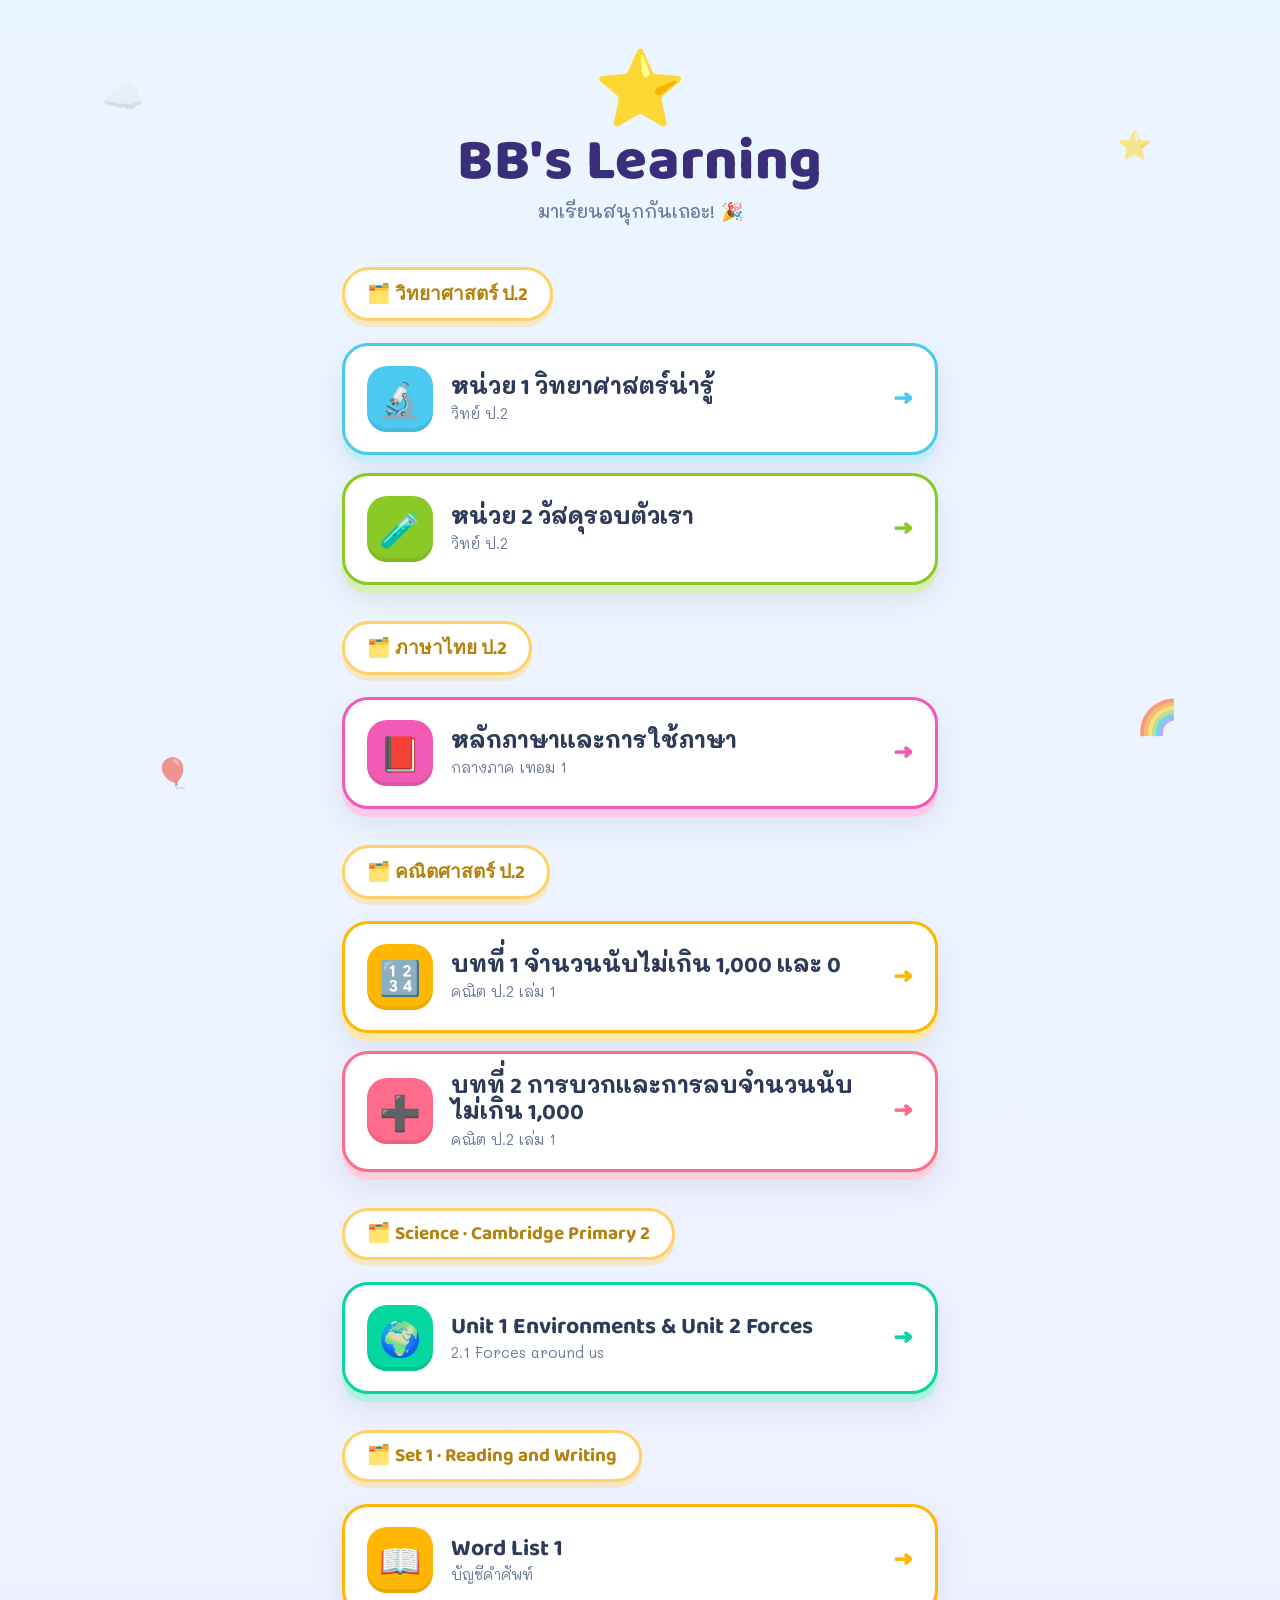
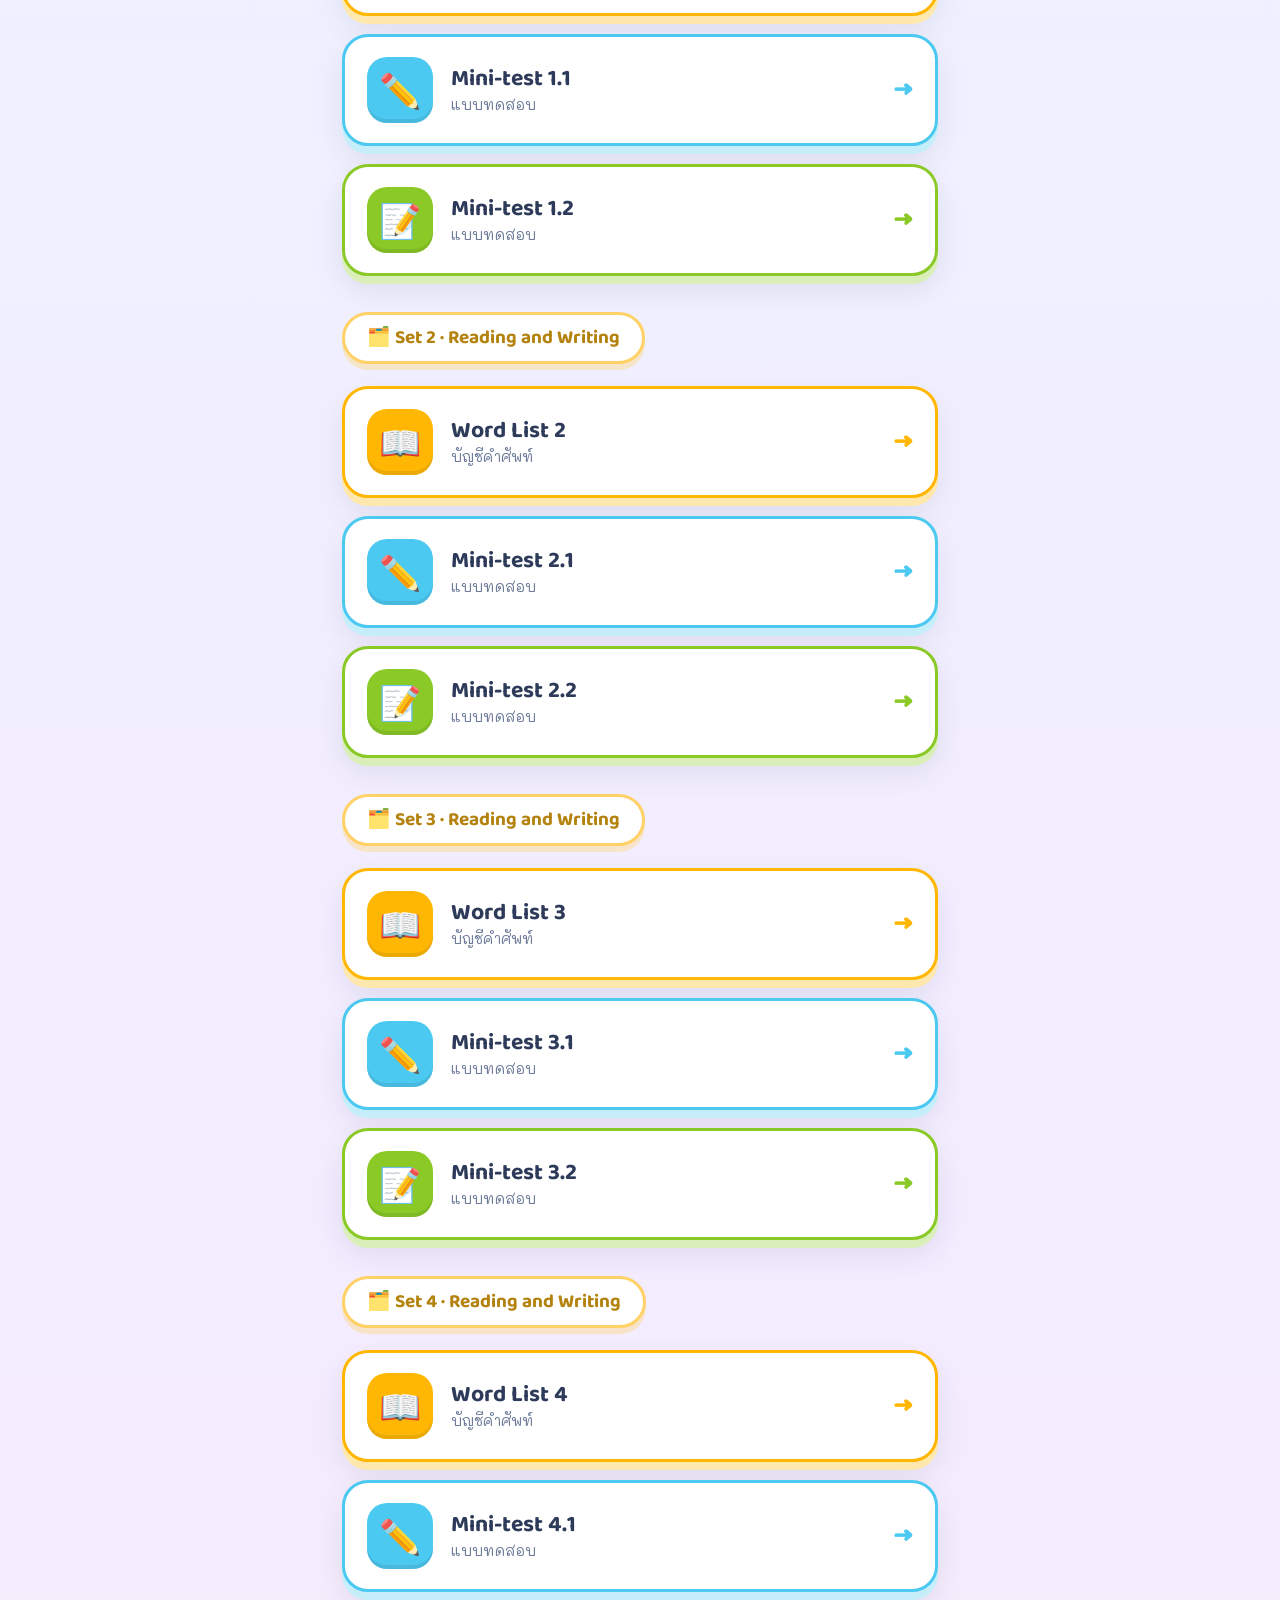
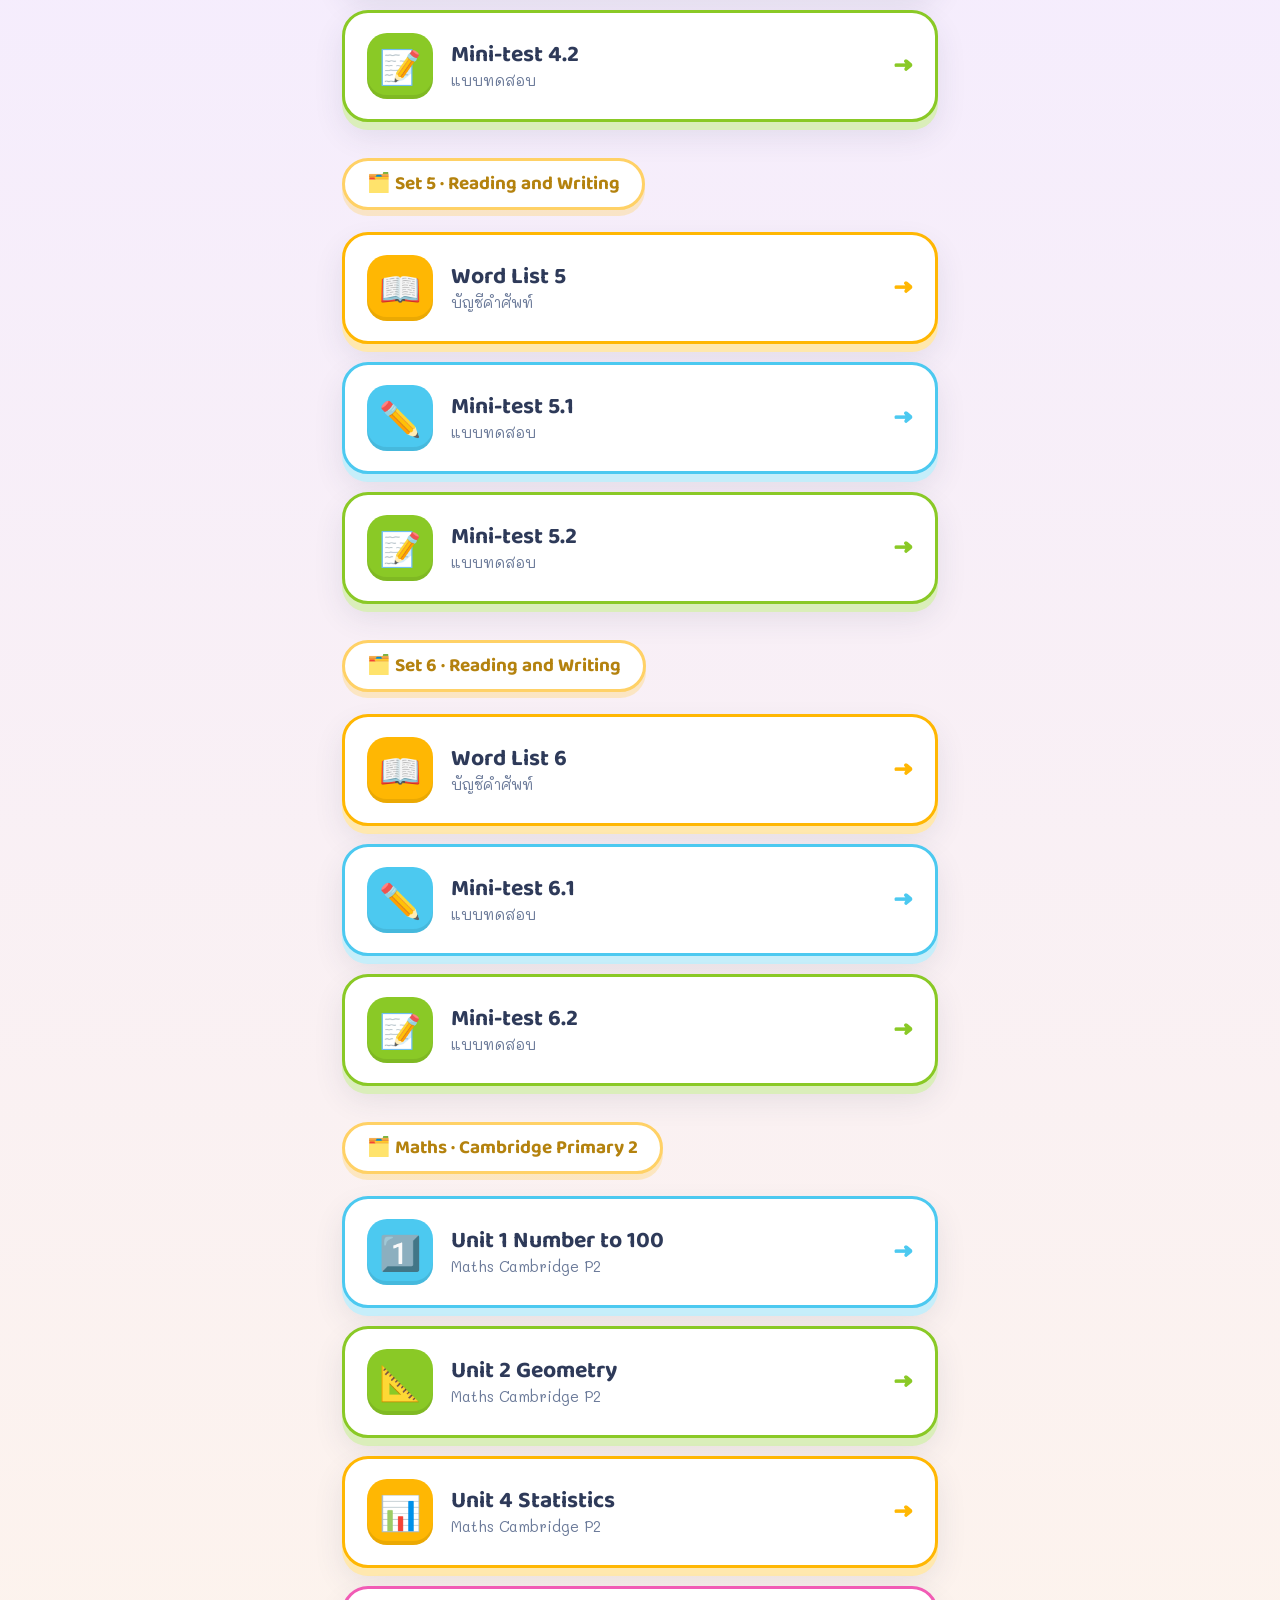
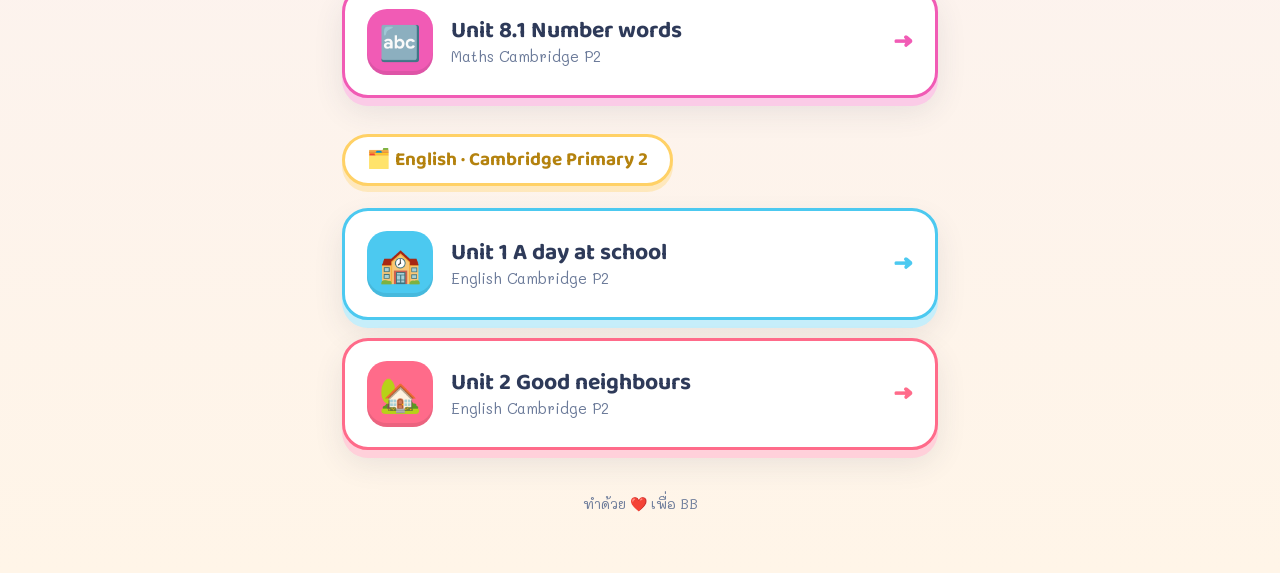
<file: bb/index.html>
<!DOCTYPE html>
<html lang="th">
<head>
<meta charset="utf-8">
<meta name="viewport" content="width=device-width, initial-scale=1">
<title>BB's Learning ⭐</title>
<meta name="robots" content="noindex,nofollow">
<meta name="description" content="หน้าเรียนสนุกของ BB">
<link rel="icon" href="data:image/svg+xml,%3Csvg xmlns='http://www.w3.org/2000/svg' viewBox='0 0 100 100'%3E%3Ctext y='.9em' font-size='90'%3E%E2%AD%90%3C/text%3E%3C/svg%3E">
<link rel="preconnect" href="https://fonts.googleapis.com">
<link rel="preconnect" href="https://fonts.gstatic.com" crossorigin>
<link href="https://fonts.googleapis.com/css2?family=Baloo+2:wght@600;700;800&family=Mali:wght@400;500;600&display=swap" rel="stylesheet">
<style>
  *{margin:0;padding:0;box-sizing:border-box}
  :root{
    --ink:#2E3A59;
    --ink-soft:#6B7A99;
  }
  body{
    font-family:'Mali','Baloo 2',-apple-system,sans-serif;
    color:var(--ink);
    min-height:100vh;
    background:linear-gradient(180deg,#eaf6ff 0%,#f4ecff 55%,#fff5e8 100%);
    overflow-x:hidden;
    position:relative;
  }
  /* floating deco */
  .deco{position:fixed;font-size:34px;opacity:.55;pointer-events:none;animation:float 6s ease-in-out infinite;z-index:0}
  .deco.d1{top:8%;left:8%;animation-delay:0s}
  .deco.d2{top:14%;right:10%;font-size:28px;animation-delay:1.2s}
  .deco.d3{bottom:12%;left:12%;font-size:30px;animation-delay:.6s}
  .deco.d4{bottom:18%;right:8%;animation-delay:1.8s}
  @keyframes float{0%,100%{transform:translateY(0) rotate(-4deg)}50%{transform:translateY(-16px) rotate(4deg)}}

  .wrap{max-width:640px;margin:0 auto;padding:48px 22px 60px;position:relative;z-index:1}

  header{text-align:center;margin-bottom:38px}
  .mascot{font-size:74px;line-height:1;display:inline-block;animation:pop 2.6s ease-in-out infinite}
  @keyframes pop{0%,100%{transform:scale(1)}50%{transform:scale(1.12) rotate(-6deg)}}
  h1{font-family:'Baloo 2','Mali',sans-serif;font-weight:800;font-size:clamp(38px,10vw,58px);color:#3A2E7A;line-height:1.05;margin:10px 0 6px;letter-spacing:.5px}
  .subtitle{font-size:18px;color:var(--ink-soft);font-weight:500}

  .set-label{display:inline-flex;align-items:center;gap:9px;background:#fff;border:3px solid #ffd166;color:#B4820E;
    font-family:'Baloo 2',sans-serif;font-weight:700;font-size:19px;padding:8px 22px;border-radius:100px;
    box-shadow:0 6px 0 rgba(255,209,102,.35);margin:36px 0 22px}
  .set-label:first-of-type{margin-top:6px}

  .cards{display:flex;flex-direction:column;gap:18px}
  .card{
    display:flex;align-items:center;gap:18px;text-decoration:none;color:var(--ink);
    background:#fff;border:3px solid var(--c);border-radius:26px;padding:20px 22px;
    box-shadow:0 8px 0 color-mix(in srgb, var(--c) 32%, #fff), 0 14px 30px rgba(46,58,89,.10);
    transition:transform .16s ease, box-shadow .16s ease;
  }
  .card:hover{transform:translateY(-4px)}
  .card:active{transform:translateY(2px);box-shadow:0 4px 0 color-mix(in srgb, var(--c) 32%, #fff), 0 8px 18px rgba(46,58,89,.10)}
  .badge{flex-shrink:0;width:66px;height:66px;border-radius:20px;background:var(--c);
    display:flex;align-items:center;justify-content:center;font-size:34px;
    box-shadow:inset 0 -4px 0 rgba(0,0,0,.08)}
  .txt{flex:1;min-width:0}
  .ttl{font-family:'Baloo 2','Mali',sans-serif;font-weight:700;font-size:23px;line-height:1.15;color:var(--ink)}
  .sub{font-size:15px;color:var(--ink-soft);margin-top:2px}
  .arrow{flex-shrink:0;font-family:'Baloo 2',sans-serif;font-weight:800;font-size:26px;color:var(--c)}

  footer{text-align:center;margin-top:44px;font-size:14px;color:var(--ink-soft)}
  .heart{color:#ff6b8a}
</style>
</head>
<body>
  <div class="deco d1">☁️</div>
  <div class="deco d2">⭐</div>
  <div class="deco d3">🎈</div>
  <div class="deco d4">🌈</div>

  <div class="wrap">
    <header>
      <div class="mascot">⭐</div>
      <h1>BB's Learning</h1>
      <div class="subtitle">มาเรียนสนุกกันเถอะ! 🎉</div>
    </header>

    <div id="content"></div>

    <footer>ทำด้วย <span class="heart">❤️</span> เพื่อ BB</footer>
  </div>

  <script>
    // ▼▼ เพิ่มบทเรียนใหม่ที่นี่ได้เลย — ก็อป 1 บล็อกแล้วแก้ค่า ▼▼
    const SETS = [
      {
        label: 'วิทยาศาสตร์ ป.2',
        items: [
          { emoji:'🔬', title:'หน่วย 1 วิทยาศาสตร์น่ารู้', sub:'วิทย์ ป.2', color:'#4CC9F0',
            url:'https://claude.ai/public/artifacts/0875bb9e-8e0c-47c4-bf8a-d23fd7acb1b2' },
          { emoji:'🧪', title:'หน่วย 2 วัสดุรอบตัวเรา', sub:'วิทย์ ป.2', color:'#8AC926',
            url:'https://claude.ai/public/artifacts/9351b020-93e3-47e8-830f-f18b824f33a6' },
        ]
      },
      {
        label: 'ภาษาไทย ป.2',
        items: [
          { emoji:'📕', title:'หลักภาษาและการใช้ภาษา', sub:'กลางภาค เทอม 1', color:'#F15BB5',
            url:'https://claude.ai/public/artifacts/cfdb06bd-1661-4fa6-b9a6-cb0eb179aaea' },
        ]
      },
      {
        label: 'คณิตศาสตร์ ป.2',
        items: [
          { emoji:'🔢', title:'บทที่ 1 จำนวนนับไม่เกิน 1,000 และ 0', sub:'คณิต ป.2 เล่ม 1', color:'#FFB703',
            url:'https://claude.ai/public/artifacts/26421947-4e0b-42f2-899c-a36fddc53aeb' },
          { emoji:'➕', title:'บทที่ 2 การบวกและการลบจำนวนนับไม่เกิน 1,000', sub:'คณิต ป.2 เล่ม 1', color:'#FF6B8A',
            url:'https://claude.ai/public/artifacts/36086f94-f270-4655-9ef9-ffb2214277f8' },
        ]
      },
      {
        label: 'Science · Cambridge Primary 2',
        items: [
          { emoji:'🌍', title:'Unit 1 Environments & Unit 2 Forces', sub:'2.1 Forces around us', color:'#06D6A0',
            url:'https://claude.ai/public/artifacts/862cce21-6e58-48cd-8112-fc1d7403c0e6' },
        ]
      },
      {
        label: 'Set 1 · Reading and Writing',
        items: [
          { emoji:'📖', title:'Word List 1', sub:'บัญชีคำศัพท์', color:'#FFB703',
            url:'https://claude.ai/public/artifacts/baceb975-096c-4559-ad4c-7efafad3b3e8' },
          { emoji:'✏️', title:'Mini-test 1.1', sub:'แบบทดสอบ', color:'#4CC9F0',
            url:'https://claude.ai/public/artifacts/808724f7-1c20-4b13-8ea5-4fd244895f43' },
          { emoji:'📝', title:'Mini-test 1.2', sub:'แบบทดสอบ', color:'#8AC926',
            url:'https://claude.ai/public/artifacts/9ba1c8e6-70e6-4030-806c-0b3432451cd8' },
        ]
      },
      {
        label: 'Set 2 · Reading and Writing',
        items: [
          { emoji:'📖', title:'Word List 2', sub:'บัญชีคำศัพท์', color:'#FFB703',
            url:'https://claude.ai/public/artifacts/3725ecd2-99fe-42a3-8565-33d445c7d273' },
          { emoji:'✏️', title:'Mini-test 2.1', sub:'แบบทดสอบ', color:'#4CC9F0',
            url:'https://claude.ai/public/artifacts/f2446a3e-10b2-473b-9473-19ba915a1505' },
          { emoji:'📝', title:'Mini-test 2.2', sub:'แบบทดสอบ', color:'#8AC926',
            url:'https://claude.ai/public/artifacts/88e539ee-daff-4d6c-8b07-f676b583af36' },
        ]
      },
      {
        label: 'Set 3 · Reading and Writing',
        items: [
          { emoji:'📖', title:'Word List 3', sub:'บัญชีคำศัพท์', color:'#FFB703',
            url:'https://claude.ai/public/artifacts/a83003b0-4d54-4c1f-beae-94460f5007c8' },
          { emoji:'✏️', title:'Mini-test 3.1', sub:'แบบทดสอบ', color:'#4CC9F0',
            url:'https://claude.ai/public/artifacts/b286063f-6114-4546-9e7f-4c9c4b51e86f' },
          { emoji:'📝', title:'Mini-test 3.2', sub:'แบบทดสอบ', color:'#8AC926',
            url:'https://claude.ai/public/artifacts/154eb231-2fcf-4338-a1bb-ab5dcab81ca3' },
        ]
      },
      {
        label: 'Set 4 · Reading and Writing',
        items: [
          { emoji:'📖', title:'Word List 4', sub:'บัญชีคำศัพท์', color:'#FFB703',
            url:'https://claude.ai/public/artifacts/a83003b0-4d54-4c1f-beae-94460f5007c8' },
          { emoji:'✏️', title:'Mini-test 4.1', sub:'แบบทดสอบ', color:'#4CC9F0',
            url:'https://claude.ai/public/artifacts/2c94e2a7-9618-431b-83a4-15a2fe2cdda5' },
          { emoji:'📝', title:'Mini-test 4.2', sub:'แบบทดสอบ', color:'#8AC926',
            url:'https://claude.ai/public/artifacts/3dae7637-0ab5-41ac-899b-20c99f3fbd82' },
        ]
      },
      {
        label: 'Set 5 · Reading and Writing',
        items: [
          { emoji:'📖', title:'Word List 5', sub:'บัญชีคำศัพท์', color:'#FFB703',
            url:'https://claude.ai/public/artifacts/09d86638-c111-45b8-8bab-f6c524cb30a7' },
          { emoji:'✏️', title:'Mini-test 5.1', sub:'แบบทดสอบ', color:'#4CC9F0',
            url:'https://claude.ai/public/artifacts/cb52ea21-9085-497a-b060-d0a2ff6ecb41' },
          { emoji:'📝', title:'Mini-test 5.2', sub:'แบบทดสอบ', color:'#8AC926',
            url:'https://claude.ai/public/artifacts/e330c2a0-7033-48d4-8766-142fb35ab84e' },
        ]
      },
      {
        label: 'Set 6 · Reading and Writing',
        items: [
          { emoji:'📖', title:'Word List 6', sub:'บัญชีคำศัพท์', color:'#FFB703',
            url:'https://claude.ai/public/artifacts/7dcd0b2c-d39d-41d7-9444-18cdd80057a4' },
          { emoji:'✏️', title:'Mini-test 6.1', sub:'แบบทดสอบ', color:'#4CC9F0',
            url:'https://claude.ai/public/artifacts/99f7f2b4-cd4e-415a-9e1d-b6dde4a2eaf4' },
          { emoji:'📝', title:'Mini-test 6.2', sub:'แบบทดสอบ', color:'#8AC926',
            url:'https://claude.ai/public/artifacts/bfe4af0f-0f6f-435c-99a3-18defa6f5621' },
        ]
      },
      {
        label: 'Maths · Cambridge Primary 2',
        items: [
          { emoji:'1️⃣', title:'Unit 1 Number to 100', sub:'Maths Cambridge P2', color:'#4CC9F0',
            url:'https://claude.ai/public/artifacts/4b1f1344-bd59-4d8d-85b5-09b335ac60bd' },
          { emoji:'📐', title:'Unit 2 Geometry', sub:'Maths Cambridge P2', color:'#8AC926',
            url:'https://claude.ai/public/artifacts/5be00f3a-6366-4e32-8911-ceaa6d7bb3a2' },
          { emoji:'📊', title:'Unit 4 Statistics', sub:'Maths Cambridge P2', color:'#FFB703',
            url:'https://claude.ai/public/artifacts/d19129a8-dd2a-47d9-ab33-f069aaf3c282' },
          { emoji:'🔤', title:'Unit 8.1 Number words', sub:'Maths Cambridge P2', color:'#F15BB5',
            url:'https://claude.ai/public/artifacts/d166aba4-6888-447f-83c8-a175f102ee2b' },
        ]
      },
      {
        label: 'English · Cambridge Primary 2',
        items: [
          { emoji:'🏫', title:'Unit 1 A day at school', sub:'English Cambridge P2', color:'#4CC9F0',
            url:'https://claude.ai/public/artifacts/cd7da827-e27c-449c-891d-bc9e11b9483f' },
          { emoji:'🏡', title:'Unit 2 Good neighbours', sub:'English Cambridge P2', color:'#FF6B8A',
            url:'https://claude.ai/public/artifacts/44fbe8cb-885e-478e-bc08-68f5d379d0d9' },
        ]
      }
    ];
    // ▲▲ เพิ่มบทเรียนใหม่ด้านบนนี้ ▲▲

    const esc = s => String(s).replace(/[&<>"]/g, c => ({'&':'&amp;','<':'&lt;','>':'&gt;','"':'&quot;'}[c]));
    document.getElementById('content').innerHTML = SETS.map(set => `
      <div class="set-label">🗂️ ${esc(set.label)}</div>
      <div class="cards">
        ${set.items.map(it => `
          <a class="card" href="${esc(it.url)}" target="_blank" rel="noopener" style="--c:${esc(it.color)}">
            <div class="badge">${it.emoji}</div>
            <div class="txt">
              <div class="ttl">${esc(it.title)}</div>
              <div class="sub">${esc(it.sub)}</div>
            </div>
            <div class="arrow">→</div>
          </a>`).join('')}
      </div>`).join('');
  </script>
</body>
</html>
</file>
